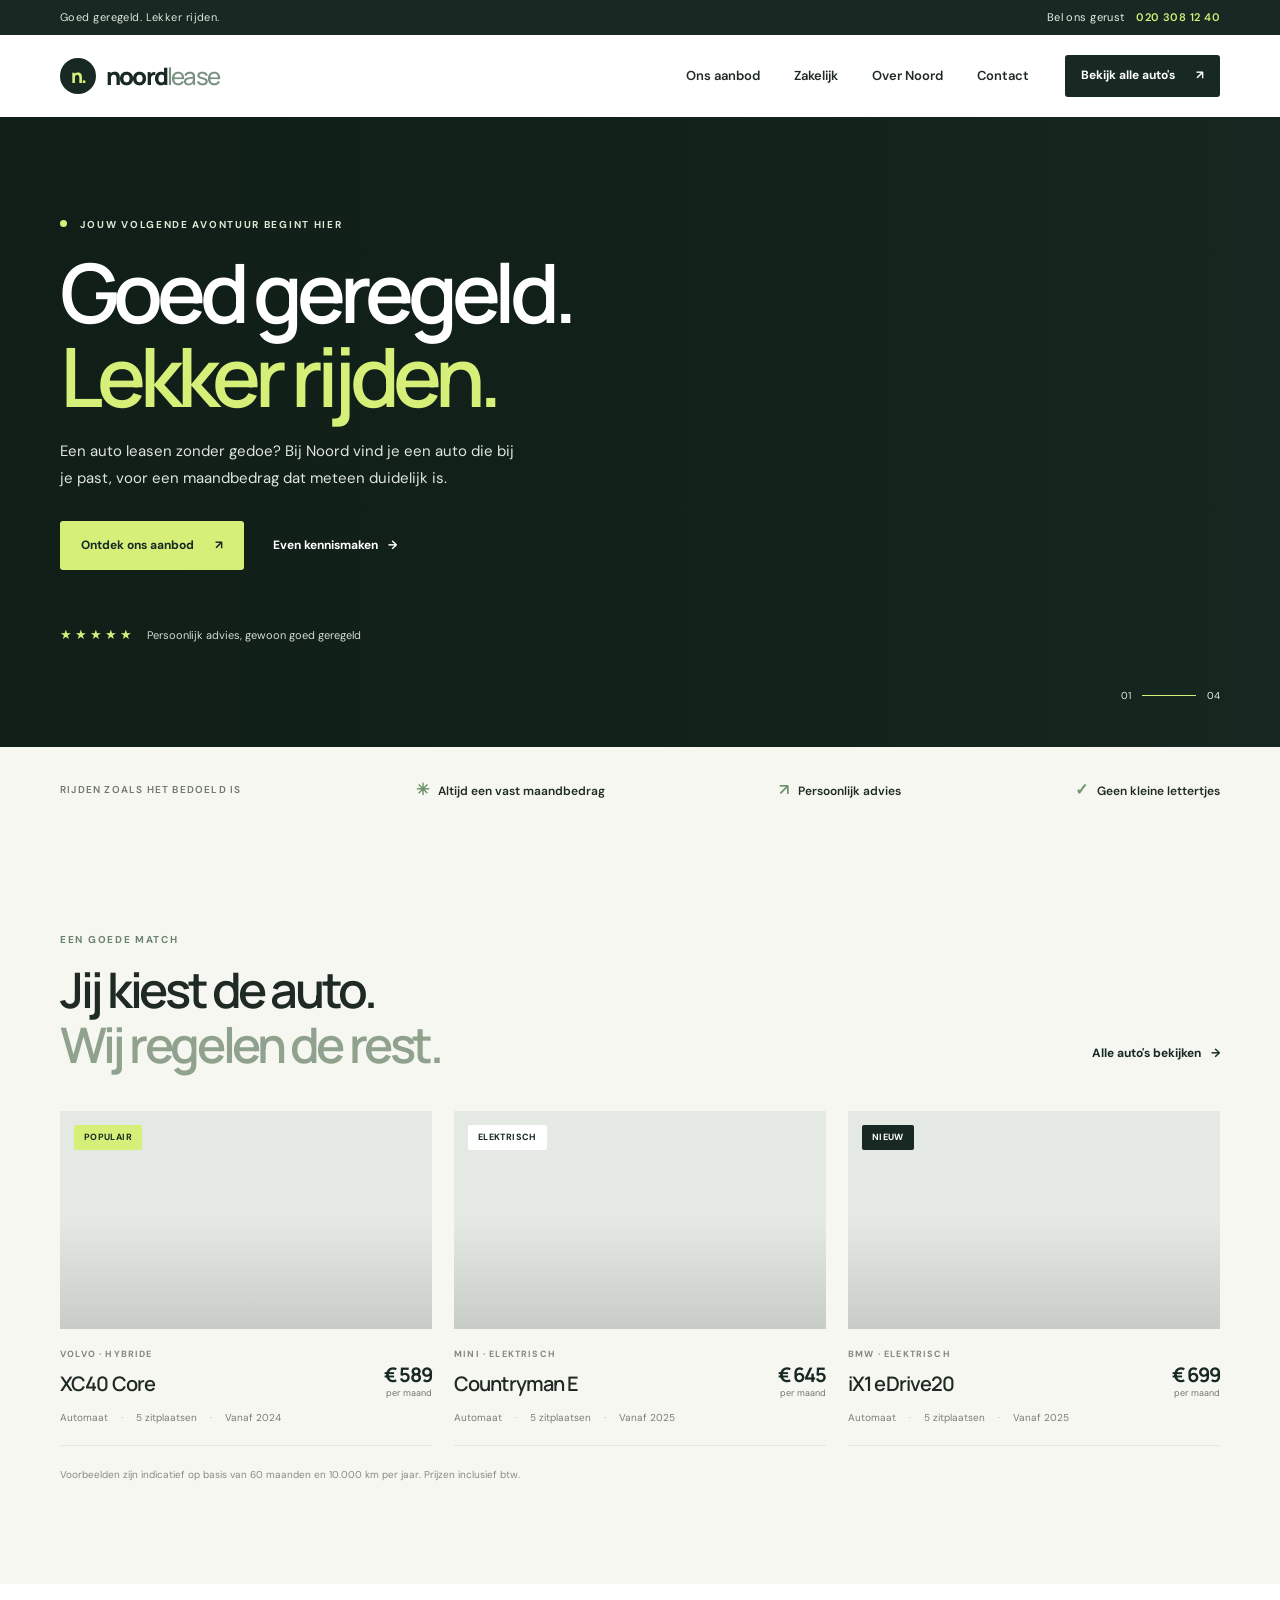
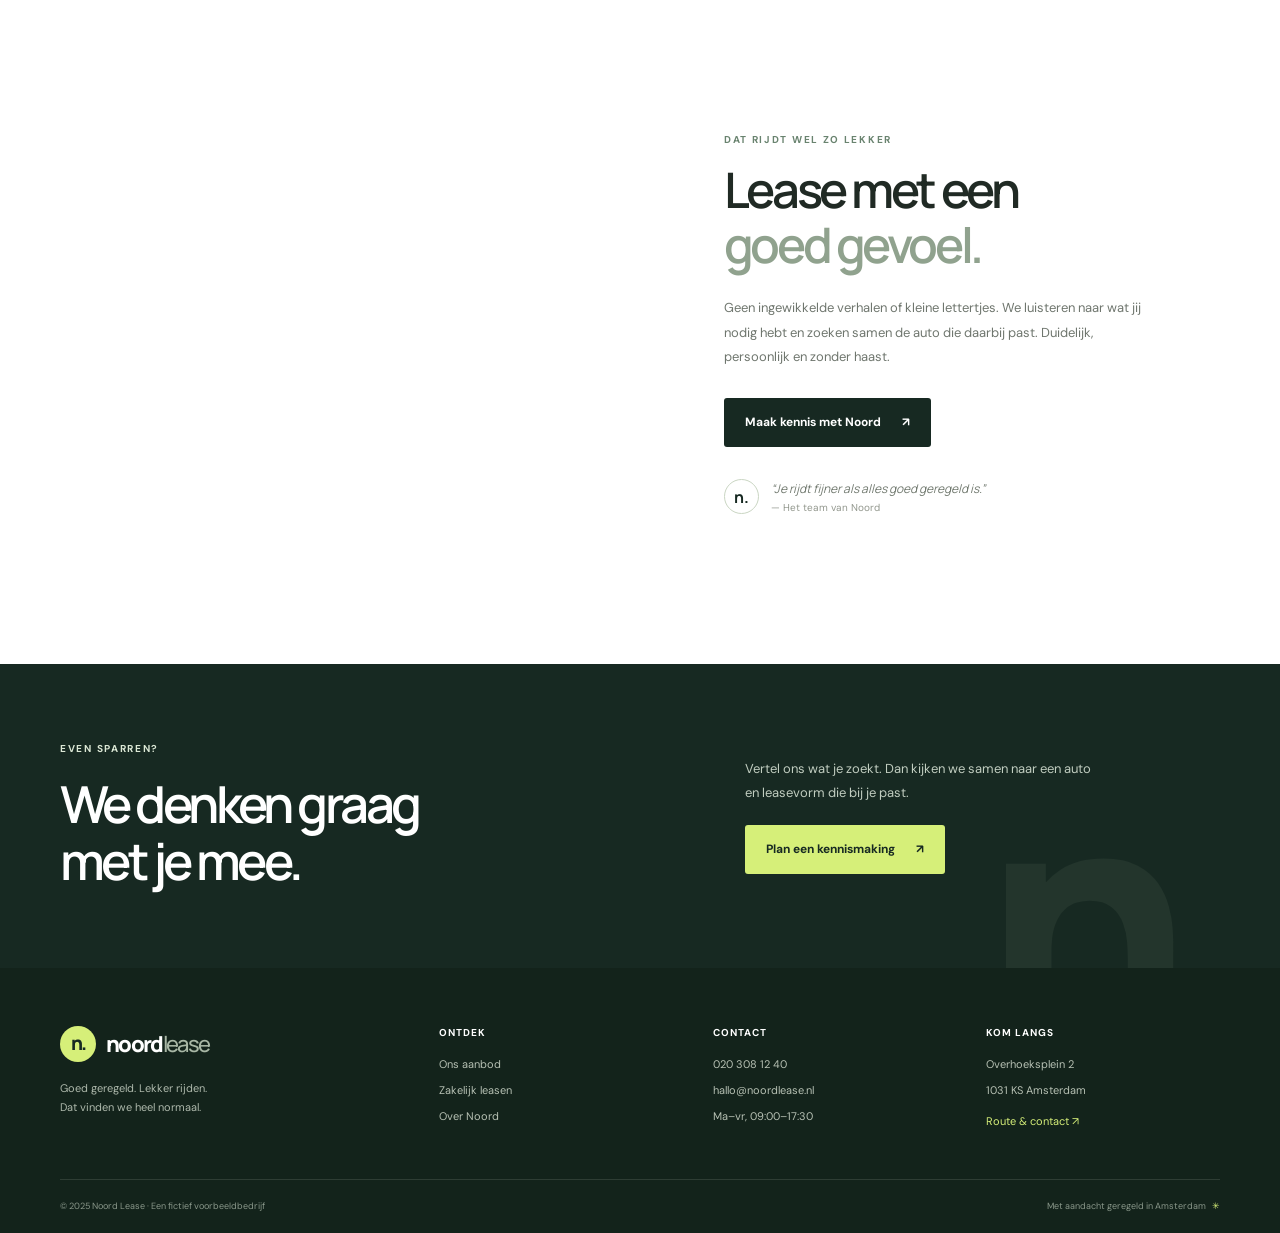
<file: index.html>
<!doctype html>
<html lang="nl">
<head>
  <meta charset="utf-8">
  <meta name="viewport" content="width=device-width, initial-scale=1">
  <meta name="theme-color" content="#172922">
  <meta name="description" content="Lease zorgeloos jouw volgende auto bij Noord. Persoonlijk advies, heldere maandprijzen en rijden zonder verrassingen.">
  <title>Noord Lease — Goed geregeld. Lekker rijden.</title>
  <link rel="preconnect" href="https://fonts.googleapis.com">
  <link rel="preconnect" href="https://fonts.gstatic.com" crossorigin>
  <link href="https://fonts.googleapis.com/css2?family=DM+Sans:wght@400;500;600;700&family=Manrope:wght@400;500;600;700;800&display=swap" rel="stylesheet">
  <link rel="stylesheet" href="styles.css">
  <script src="script.js" defer></script>
</head>
<body>
  <div class="topline"><div class="container topline-inner"><span>Goed geregeld. Lekker rijden.</span><a href="tel:+31203081240">Bel ons gerust <strong>020 308 12 40</strong></a></div></div>
  <header class="site-header"><div class="container header-inner">
    <a class="brand" href="index.html" aria-label="Noord Lease — home"><span class="brand-mark">n.</span><span>noord<span class="brand-light">lease</span></span></a>
    <button class="menu-toggle" type="button" aria-expanded="false" aria-controls="primary-nav" aria-label="Menu openen"><span></span><span></span></button>
    <nav class="primary-nav" id="primary-nav" aria-label="Hoofdnavigatie">
      <a href="aanbod.html">Ons aanbod</a><a href="zakelijk.html">Zakelijk</a><a href="over-ons.html">Over Noord</a><a href="contact.html">Contact</a><a class="button button-dark nav-cta" href="aanbod.html">Bekijk alle auto's <span aria-hidden="true">↗</span></a>
    </nav>
  </div></header>
  <main>
    <section class="hero"><div class="hero-image" role="img" aria-label="Moderne auto op een rustige bosweg"></div><div class="container hero-content">
      <p class="eyebrow eyebrow-light"><span class="eyebrow-dot"></span> Jouw volgende avontuur begint hier</p>
      <h1>Goed geregeld.<br><span>Lekker rijden.</span></h1>
      <p class="hero-copy">Een auto leasen zonder gedoe? Bij Noord vind je een auto die bij je past, voor een maandbedrag dat meteen duidelijk is.</p>
      <div class="hero-actions"><a class="button button-lime" href="aanbod.html">Ontdek ons aanbod <span aria-hidden="true">↗</span></a><a class="text-link text-link-light" href="contact.html">Even kennismaken <span aria-hidden="true">→</span></a></div>
      <div class="hero-note"><span class="note-stars" aria-label="5 uit 5 sterren">★★★★★</span><span>Persoonlijk advies, gewoon goed geregeld</span></div>
    </div><div class="hero-index"><span>01</span><span class="index-line"></span><span>04</span></div></section>
    <section class="trust-strip"><div class="container trust-inner"><p>Rijden zoals het bedoeld is</p><div><span class="trust-icon">✳</span>Altijd een vast maandbedrag</div><div><span class="trust-icon">↗</span>Persoonlijk advies</div><div><span class="trust-icon">✓</span>Geen kleine lettertjes</div></div></section>
    <section class="section section-pale"><div class="container"><div class="section-heading"><div><p class="eyebrow">Een goede match</p><h2>Jij kiest de auto.<br><span>Wij regelen de rest.</span></h2></div><a class="text-link" href="aanbod.html">Alle auto's bekijken <span aria-hidden="true">→</span></a></div>
      <div class="car-grid">
        <article class="car-card"><a class="car-photo photo-volvo" href="aanbod.html" aria-label="Bekijk de Volvo XC40"><span class="tag">Populair</span></a><div class="car-info"><div><p class="car-type">VOLVO · HYBRIDE</p><h3>XC40 Core</h3></div><div class="car-price"><strong>€ 589</strong><span>per maand</span></div></div><div class="car-meta"><span>Automaat</span><span>5 zitplaatsen</span><span>Vanaf 2024</span></div></article>
        <article class="car-card"><a class="car-photo photo-mini" href="aanbod.html" aria-label="Bekijk de MINI Countryman"><span class="tag tag-light">Elektrisch</span></a><div class="car-info"><div><p class="car-type">MINI · ELEKTRISCH</p><h3>Countryman E</h3></div><div class="car-price"><strong>€ 645</strong><span>per maand</span></div></div><div class="car-meta"><span>Automaat</span><span>5 zitplaatsen</span><span>Vanaf 2025</span></div></article>
        <article class="car-card"><a class="car-photo photo-bmw" href="aanbod.html" aria-label="Bekijk de BMW iX1"><span class="tag tag-dark">Nieuw</span></a><div class="car-info"><div><p class="car-type">BMW · ELEKTRISCH</p><h3>iX1 eDrive20</h3></div><div class="car-price"><strong>€ 699</strong><span>per maand</span></div></div><div class="car-meta"><span>Automaat</span><span>5 zitplaatsen</span><span>Vanaf 2025</span></div></article>
      </div>
      <p class="price-note">Voorbeelden zijn indicatief op basis van 60 maanden en 10.000 km per jaar. Prijzen inclusief btw.</p>
    </div></section>
    <section class="section"><div class="container split-section"><div class="story-image image-road" role="img" aria-label="Auto rijdt door het groen"></div><div class="story-content"><p class="eyebrow">Dat rijdt wel zo lekker</p><h2>Lease met een<br><span>goed gevoel.</span></h2><p>Geen ingewikkelde verhalen of kleine lettertjes. We luisteren naar wat jij nodig hebt en zoeken samen de auto die daarbij past. Duidelijk, persoonlijk en zonder haast.</p><a class="button button-dark" href="over-ons.html">Maak kennis met Noord <span aria-hidden="true">↗</span></a><div class="signature"><span class="signature-mark">n.</span><span>“Je rijdt fijner als alles goed geregeld is.”<small>— Het team van Noord</small></span></div></div></div></section>
    <section class="cta-band"><div class="container cta-inner"><div><p class="eyebrow eyebrow-light">Even sparren?</p><h2>We denken graag<br>met je mee.</h2></div><div class="cta-right"><p>Vertel ons wat je zoekt. Dan kijken we samen naar een auto en leasevorm die bij je past.</p><a class="button button-lime" href="contact.html">Plan een kennismaking <span aria-hidden="true">↗</span></a></div><span class="cta-decoration">n.</span></div></section>
  </main>
  <footer class="site-footer"><div class="container footer-main"><div class="footer-about"><a class="brand brand-footer" href="index.html"><span class="brand-mark">n.</span><span>noord<span class="brand-light">lease</span></span></a><p>Goed geregeld. Lekker rijden.<br>Dat vinden we heel normaal.</p></div><div class="footer-column"><h2>Ontdek</h2><a href="aanbod.html">Ons aanbod</a><a href="zakelijk.html">Zakelijk leasen</a><a href="over-ons.html">Over Noord</a></div><div class="footer-column"><h2>Contact</h2><a href="tel:+31203081240">020 308 12 40</a><a href="mailto:hallo@noordlease.nl">hallo@noordlease.nl</a><span>Ma–vr, 09:00–17:30</span></div><div class="footer-column footer-address"><h2>Kom langs</h2><span>Overhoeksplein 2</span><span>1031 KS Amsterdam</span><a href="contact.html">Route & contact <span aria-hidden="true">↗</span></a></div></div><div class="container footer-bottom"><span>© 2025 Noord Lease · Een fictief voorbeeldbedrijf</span><span>Met aandacht geregeld in Amsterdam <span class="footer-spark">✳</span></span></div></footer>
</body>
</html>
</file>
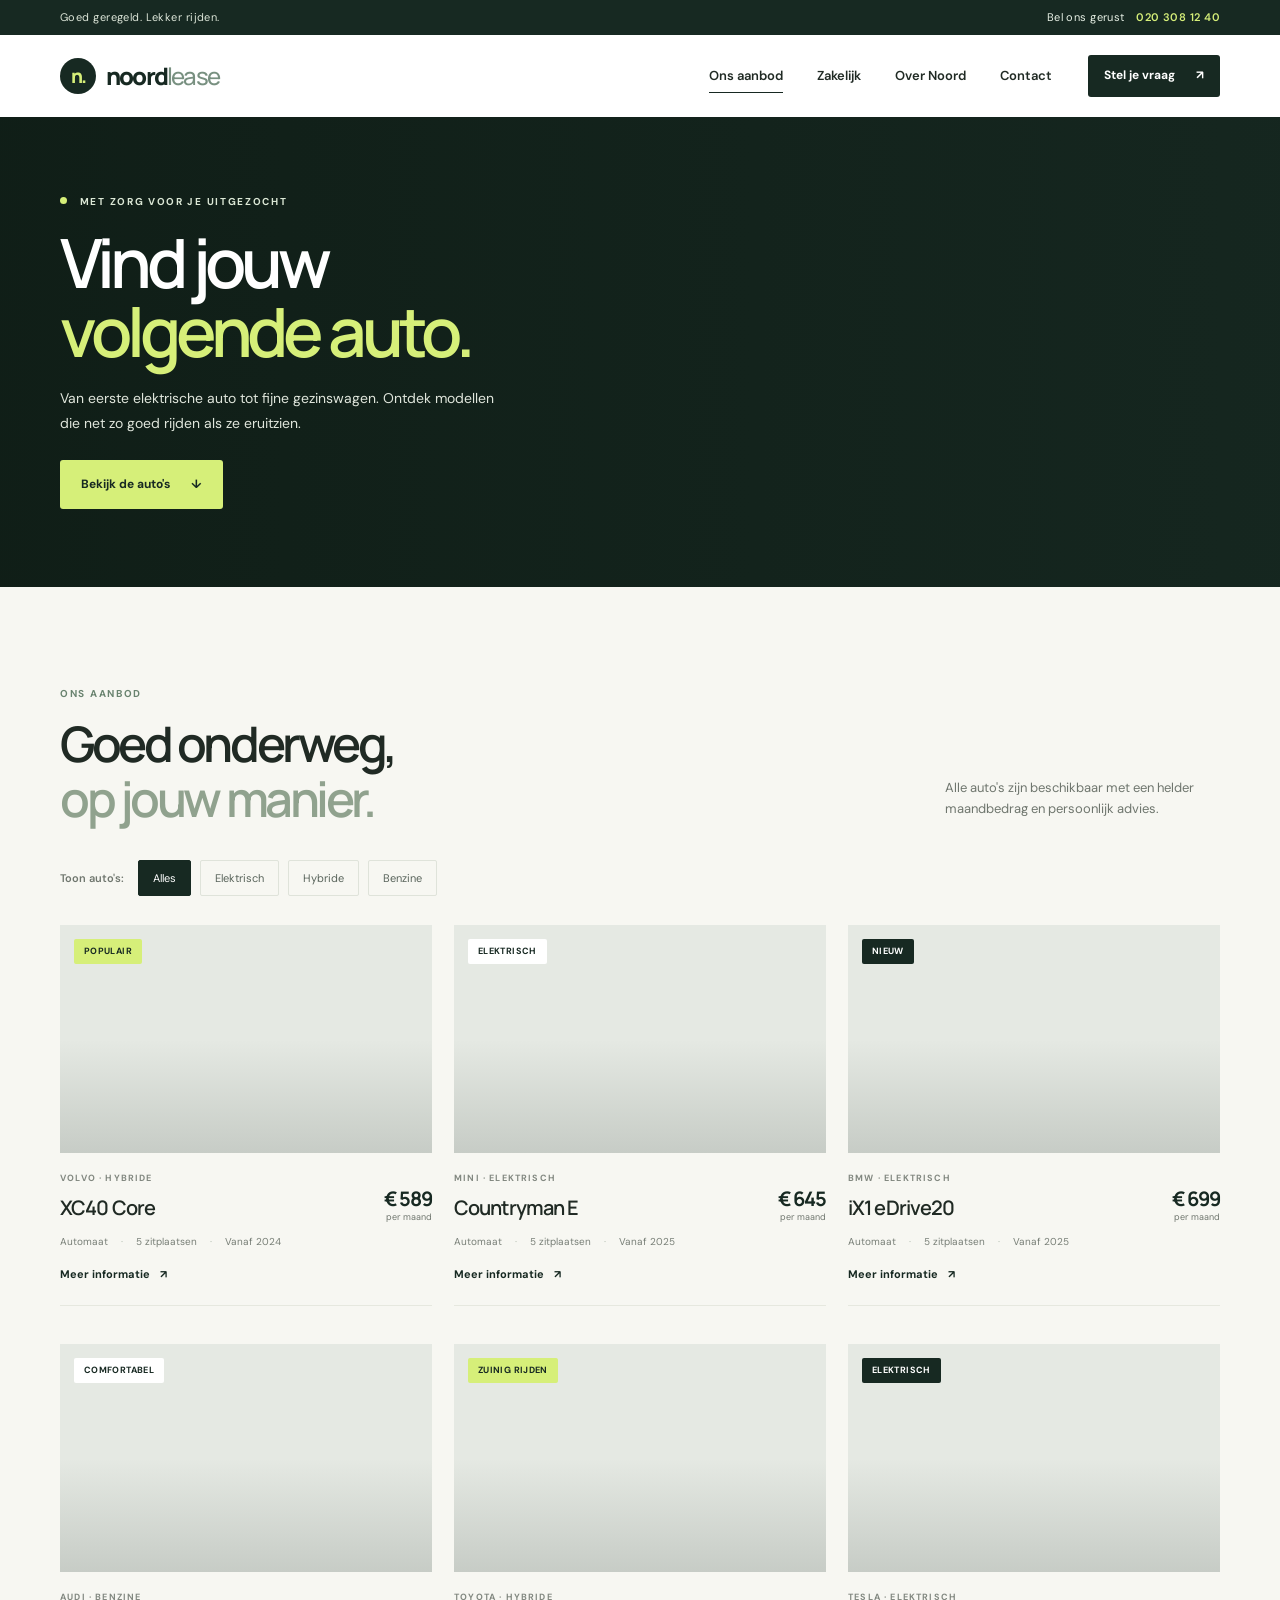
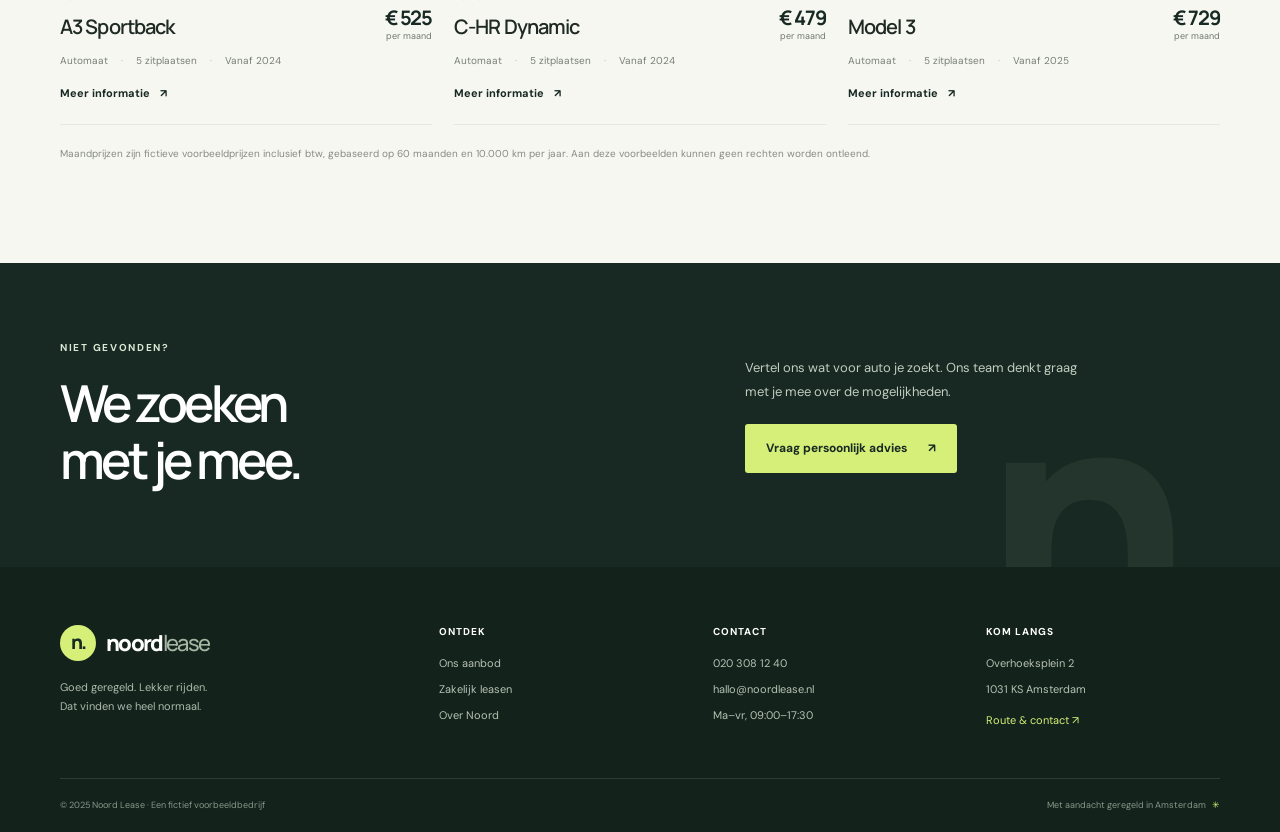
<file: aanbod.html>
<!doctype html>
<html lang="nl">
<head>
  <meta charset="utf-8"><meta name="viewport" content="width=device-width, initial-scale=1"><meta name="theme-color" content="#172922">
  <meta name="description" content="Bekijk het leaseaanbod van Noord Lease. Van compacte stadsauto tot elektrische SUV: kies wat bij je past.">
  <title>Ons aanbod — Noord Lease</title>
  <link rel="preconnect" href="https://fonts.googleapis.com"><link rel="preconnect" href="https://fonts.gstatic.com" crossorigin><link href="https://fonts.googleapis.com/css2?family=DM+Sans:wght@400;500;600;700&family=Manrope:wght@400;500;600;700;800&display=swap" rel="stylesheet">
  <link rel="stylesheet" href="styles.css"><script src="script.js" defer></script>
</head>
<body>
  <div class="topline"><div class="container topline-inner"><span>Goed geregeld. Lekker rijden.</span><a href="tel:+31203081240">Bel ons gerust <strong>020 308 12 40</strong></a></div></div>
  <header class="site-header"><div class="container header-inner"><a class="brand" href="index.html" aria-label="Noord Lease — home"><span class="brand-mark">n.</span><span>noord<span class="brand-light">lease</span></span></a><button class="menu-toggle" type="button" aria-expanded="false" aria-controls="primary-nav" aria-label="Menu openen"><span></span><span></span></button><nav class="primary-nav" id="primary-nav" aria-label="Hoofdnavigatie"><a href="aanbod.html" aria-current="page">Ons aanbod</a><a href="zakelijk.html">Zakelijk</a><a href="over-ons.html">Over Noord</a><a href="contact.html">Contact</a><a class="button button-dark nav-cta" href="contact.html">Stel je vraag <span aria-hidden="true">↗</span></a></nav></div></header>
  <main>
    <section class="page-hero page-hero-offer"><div class="container page-hero-content"><p class="eyebrow eyebrow-light"><span class="eyebrow-dot"></span> Met zorg voor je uitgezocht</p><h1>Vind jouw<br><span>volgende auto.</span></h1><p>Van eerste elektrische auto tot fijne gezinswagen. Ontdek modellen die net zo goed rijden als ze eruitzien.</p><a class="button button-lime" href="#autos">Bekijk de auto's <span aria-hidden="true">↓</span></a></div></section>
    <section class="section section-pale" id="autos"><div class="container"><div class="section-heading"><div><p class="eyebrow">Ons aanbod</p><h2>Goed onderweg,<br><span>op jouw manier.</span></h2></div><p class="heading-aside">Alle auto's zijn beschikbaar met een helder maandbedrag en persoonlijk advies.</p></div>
      <div class="filter-row" role="group" aria-label="Filter auto's op aandrijving"><span>Toon auto's:</span><button class="filter-button is-active" type="button" data-filter="all" aria-pressed="true">Alles</button><button class="filter-button" type="button" data-filter="elektrisch" aria-pressed="false">Elektrisch</button><button class="filter-button" type="button" data-filter="hybride" aria-pressed="false">Hybride</button><button class="filter-button" type="button" data-filter="benzine" aria-pressed="false">Benzine</button></div>
      <div class="car-grid offer-grid">
        <article class="car-card" data-fuel="hybride"><a class="car-photo photo-volvo" href="contact.html?auto=Volvo%20XC40" aria-label="Vraag naar de Volvo XC40"><span class="tag">Populair</span></a><div class="car-info"><div><p class="car-type">VOLVO · HYBRIDE</p><h3>XC40 Core</h3></div><div class="car-price"><strong>€ 589</strong><span>per maand</span></div></div><div class="car-meta"><span>Automaat</span><span>5 zitplaatsen</span><span>Vanaf 2024</span></div><a class="card-link" href="contact.html?auto=Volvo%20XC40">Meer informatie <span aria-hidden="true">↗</span></a></article>
        <article class="car-card" data-fuel="elektrisch"><a class="car-photo photo-mini" href="contact.html?auto=MINI%20Countryman" aria-label="Vraag naar de MINI Countryman"><span class="tag tag-light">Elektrisch</span></a><div class="car-info"><div><p class="car-type">MINI · ELEKTRISCH</p><h3>Countryman E</h3></div><div class="car-price"><strong>€ 645</strong><span>per maand</span></div></div><div class="car-meta"><span>Automaat</span><span>5 zitplaatsen</span><span>Vanaf 2025</span></div><a class="card-link" href="contact.html?auto=MINI%20Countryman">Meer informatie <span aria-hidden="true">↗</span></a></article>
        <article class="car-card" data-fuel="elektrisch"><a class="car-photo photo-bmw" href="contact.html?auto=BMW%20iX1" aria-label="Vraag naar de BMW iX1"><span class="tag tag-dark">Nieuw</span></a><div class="car-info"><div><p class="car-type">BMW · ELEKTRISCH</p><h3>iX1 eDrive20</h3></div><div class="car-price"><strong>€ 699</strong><span>per maand</span></div></div><div class="car-meta"><span>Automaat</span><span>5 zitplaatsen</span><span>Vanaf 2025</span></div><a class="card-link" href="contact.html?auto=BMW%20iX1">Meer informatie <span aria-hidden="true">↗</span></a></article>
        <article class="car-card" data-fuel="benzine"><a class="car-photo photo-audi" href="contact.html?auto=Audi%20A3" aria-label="Vraag naar de Audi A3"><span class="tag tag-light">Comfortabel</span></a><div class="car-info"><div><p class="car-type">AUDI · BENZINE</p><h3>A3 Sportback</h3></div><div class="car-price"><strong>€ 525</strong><span>per maand</span></div></div><div class="car-meta"><span>Automaat</span><span>5 zitplaatsen</span><span>Vanaf 2024</span></div><a class="card-link" href="contact.html?auto=Audi%20A3">Meer informatie <span aria-hidden="true">↗</span></a></article>
        <article class="car-card" data-fuel="hybride"><a class="car-photo photo-toyota" href="contact.html?auto=Toyota%20C-HR" aria-label="Vraag naar de Toyota C-HR"><span class="tag">Zuinig rijden</span></a><div class="car-info"><div><p class="car-type">TOYOTA · HYBRIDE</p><h3>C-HR Dynamic</h3></div><div class="car-price"><strong>€ 479</strong><span>per maand</span></div></div><div class="car-meta"><span>Automaat</span><span>5 zitplaatsen</span><span>Vanaf 2024</span></div><a class="card-link" href="contact.html?auto=Toyota%20C-HR">Meer informatie <span aria-hidden="true">↗</span></a></article>
        <article class="car-card" data-fuel="elektrisch"><a class="car-photo photo-tesla" href="contact.html?auto=Tesla%20Model%203" aria-label="Vraag naar de Tesla Model 3"><span class="tag tag-dark">Elektrisch</span></a><div class="car-info"><div><p class="car-type">TESLA · ELEKTRISCH</p><h3>Model 3</h3></div><div class="car-price"><strong>€ 729</strong><span>per maand</span></div></div><div class="car-meta"><span>Automaat</span><span>5 zitplaatsen</span><span>Vanaf 2025</span></div><a class="card-link" href="contact.html?auto=Tesla%20Model%203">Meer informatie <span aria-hidden="true">↗</span></a></article>
      </div><p class="price-note">Maandprijzen zijn fictieve voorbeeldprijzen inclusief btw, gebaseerd op 60 maanden en 10.000 km per jaar. Aan deze voorbeelden kunnen geen rechten worden ontleend.</p>
    </div></section>
    <section class="cta-band"><div class="container cta-inner"><div><p class="eyebrow eyebrow-light">Niet gevonden?</p><h2>We zoeken<br>met je mee.</h2></div><div class="cta-right"><p>Vertel ons wat voor auto je zoekt. Ons team denkt graag met je mee over de mogelijkheden.</p><a class="button button-lime" href="contact.html">Vraag persoonlijk advies <span aria-hidden="true">↗</span></a></div><span class="cta-decoration">n.</span></div></section>
  </main>
  <footer class="site-footer"><div class="container footer-main"><div class="footer-about"><a class="brand brand-footer" href="index.html"><span class="brand-mark">n.</span><span>noord<span class="brand-light">lease</span></span></a><p>Goed geregeld. Lekker rijden.<br>Dat vinden we heel normaal.</p></div><div class="footer-column"><h2>Ontdek</h2><a href="aanbod.html">Ons aanbod</a><a href="zakelijk.html">Zakelijk leasen</a><a href="over-ons.html">Over Noord</a></div><div class="footer-column"><h2>Contact</h2><a href="tel:+31203081240">020 308 12 40</a><a href="mailto:hallo@noordlease.nl">hallo@noordlease.nl</a><span>Ma–vr, 09:00–17:30</span></div><div class="footer-column footer-address"><h2>Kom langs</h2><span>Overhoeksplein 2</span><span>1031 KS Amsterdam</span><a href="contact.html">Route & contact <span aria-hidden="true">↗</span></a></div></div><div class="container footer-bottom"><span>© 2025 Noord Lease · Een fictief voorbeeldbedrijf</span><span>Met aandacht geregeld in Amsterdam <span class="footer-spark">✳</span></span></div></footer>
</body>
</html>
</file>
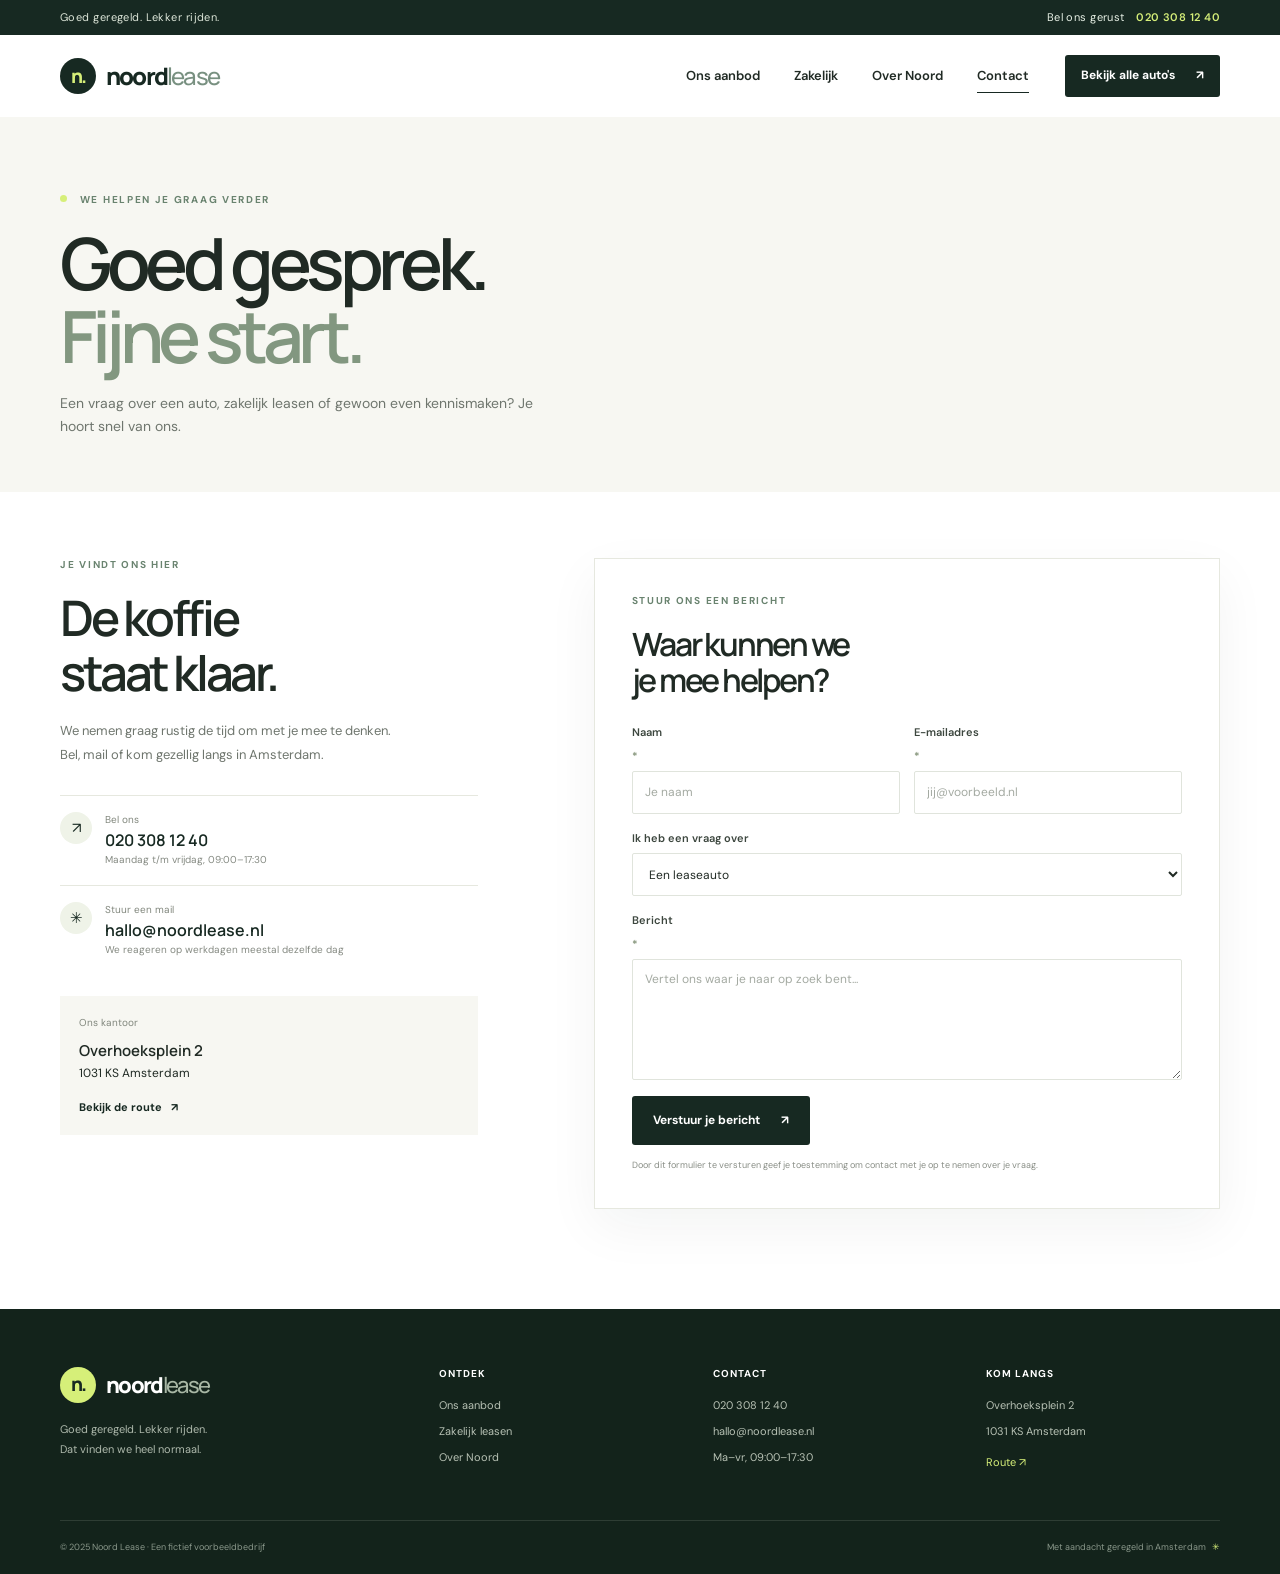
<file: contact.html>
<!doctype html>
<html lang="nl">
<head>
  <meta charset="utf-8"><meta name="viewport" content="width=device-width, initial-scale=1"><meta name="theme-color" content="#172922">
  <meta name="description" content="Neem contact op met Noord Lease. We denken graag met je mee over een leaseauto voor privé of zakelijk gebruik.">
  <title>Contact — Noord Lease</title>
  <link rel="preconnect" href="https://fonts.googleapis.com"><link rel="preconnect" href="https://fonts.gstatic.com" crossorigin><link href="https://fonts.googleapis.com/css2?family=DM+Sans:wght@400;500;600;700&family=Manrope:wght@400;500;600;700;800&display=swap" rel="stylesheet">
  <link rel="stylesheet" href="styles.css"><script src="script.js" defer></script>
</head>
<body>
  <div class="topline"><div class="container topline-inner"><span>Goed geregeld. Lekker rijden.</span><a href="tel:+31203081240">Bel ons gerust <strong>020 308 12 40</strong></a></div></div>
  <header class="site-header"><div class="container header-inner"><a class="brand" href="index.html" aria-label="Noord Lease — home"><span class="brand-mark">n.</span><span>noord<span class="brand-light">lease</span></span></a><button class="menu-toggle" type="button" aria-expanded="false" aria-controls="primary-nav" aria-label="Menu openen"><span></span><span></span></button><nav class="primary-nav" id="primary-nav" aria-label="Hoofdnavigatie"><a href="aanbod.html">Ons aanbod</a><a href="zakelijk.html">Zakelijk</a><a href="over-ons.html">Over Noord</a><a href="contact.html" aria-current="page">Contact</a><a class="button button-dark nav-cta" href="aanbod.html">Bekijk alle auto's <span aria-hidden="true">↗</span></a></nav></div></header>
  <main>
    <section class="contact-hero"><div class="container"><p class="eyebrow"><span class="eyebrow-dot"></span> We helpen je graag verder</p><h1>Goed gesprek.<br><span>Fijne start.</span></h1><p>Een vraag over een auto, zakelijk leasen of gewoon even kennismaken? Je hoort snel van ons.</p></div></section>
    <section class="section contact-section"><div class="container contact-layout"><div class="contact-details"><p class="eyebrow">Je vindt ons hier</p><h2>De koffie<br>staat klaar.</h2><p>We nemen graag rustig de tijd om met je mee te denken. Bel, mail of kom gezellig langs in Amsterdam.</p><div class="contact-method"><span class="method-icon">↗</span><div><span>Bel ons</span><a href="tel:+31203081240">020 308 12 40</a><small>Maandag t/m vrijdag, 09:00–17:30</small></div></div><div class="contact-method"><span class="method-icon">✳</span><div><span>Stuur een mail</span><a href="mailto:hallo@noordlease.nl">hallo@noordlease.nl</a><small>We reageren op werkdagen meestal dezelfde dag</small></div></div><div class="address-card"><span>Ons kantoor</span><strong>Overhoeksplein 2</strong><span>1031 KS Amsterdam</span><a href="https://maps.google.com/?q=Overhoeksplein+2+Amsterdam" target="_blank" rel="noreferrer">Bekijk de route <span aria-hidden="true">↗</span></a></div></div>
      <div class="form-card"><p class="eyebrow">Stuur ons een bericht</p><h2>Waar kunnen we<br>je mee helpen?</h2><form id="contact-form"><div class="form-row"><label>Naam <span>*</span><input name="name" autocomplete="name" required placeholder="Je naam"></label><label>E-mailadres <span>*</span><input name="email" type="email" autocomplete="email" required placeholder="jij@voorbeeld.nl"></label></div><label>Ik heb een vraag over<select name="topic"><option value="Een leaseauto">Een leaseauto</option><option value="Zakelijk leasen">Zakelijk leasen</option><option value="Een proefrit">Een proefrit</option><option value="Iets anders">Iets anders</option></select></label><label>Bericht <span>*</span><textarea name="message" rows="5" required placeholder="Vertel ons waar je naar op zoek bent..."></textarea></label><button class="button button-dark form-submit" type="submit">Verstuur je bericht <span aria-hidden="true">↗</span></button><p class="form-note">Door dit formulier te versturen geef je toestemming om contact met je op te nemen over je vraag.</p><div class="form-feedback" id="form-feedback" role="status" aria-live="polite"></div></form></div>
    </div></section>
  </main>
  <footer class="site-footer"><div class="container footer-main"><div class="footer-about"><a class="brand brand-footer" href="index.html"><span class="brand-mark">n.</span><span>noord<span class="brand-light">lease</span></span></a><p>Goed geregeld. Lekker rijden.<br>Dat vinden we heel normaal.</p></div><div class="footer-column"><h2>Ontdek</h2><a href="aanbod.html">Ons aanbod</a><a href="zakelijk.html">Zakelijk leasen</a><a href="over-ons.html">Over Noord</a></div><div class="footer-column"><h2>Contact</h2><a href="tel:+31203081240">020 308 12 40</a><a href="mailto:hallo@noordlease.nl">hallo@noordlease.nl</a><span>Ma–vr, 09:00–17:30</span></div><div class="footer-column footer-address"><h2>Kom langs</h2><span>Overhoeksplein 2</span><span>1031 KS Amsterdam</span><a href="https://maps.google.com/?q=Overhoeksplein+2+Amsterdam" target="_blank" rel="noreferrer">Route <span aria-hidden="true">↗</span></a></div></div><div class="container footer-bottom"><span>© 2025 Noord Lease · Een fictief voorbeeldbedrijf</span><span>Met aandacht geregeld in Amsterdam <span class="footer-spark">✳</span></span></div></footer>
</body>
</html>
</file>
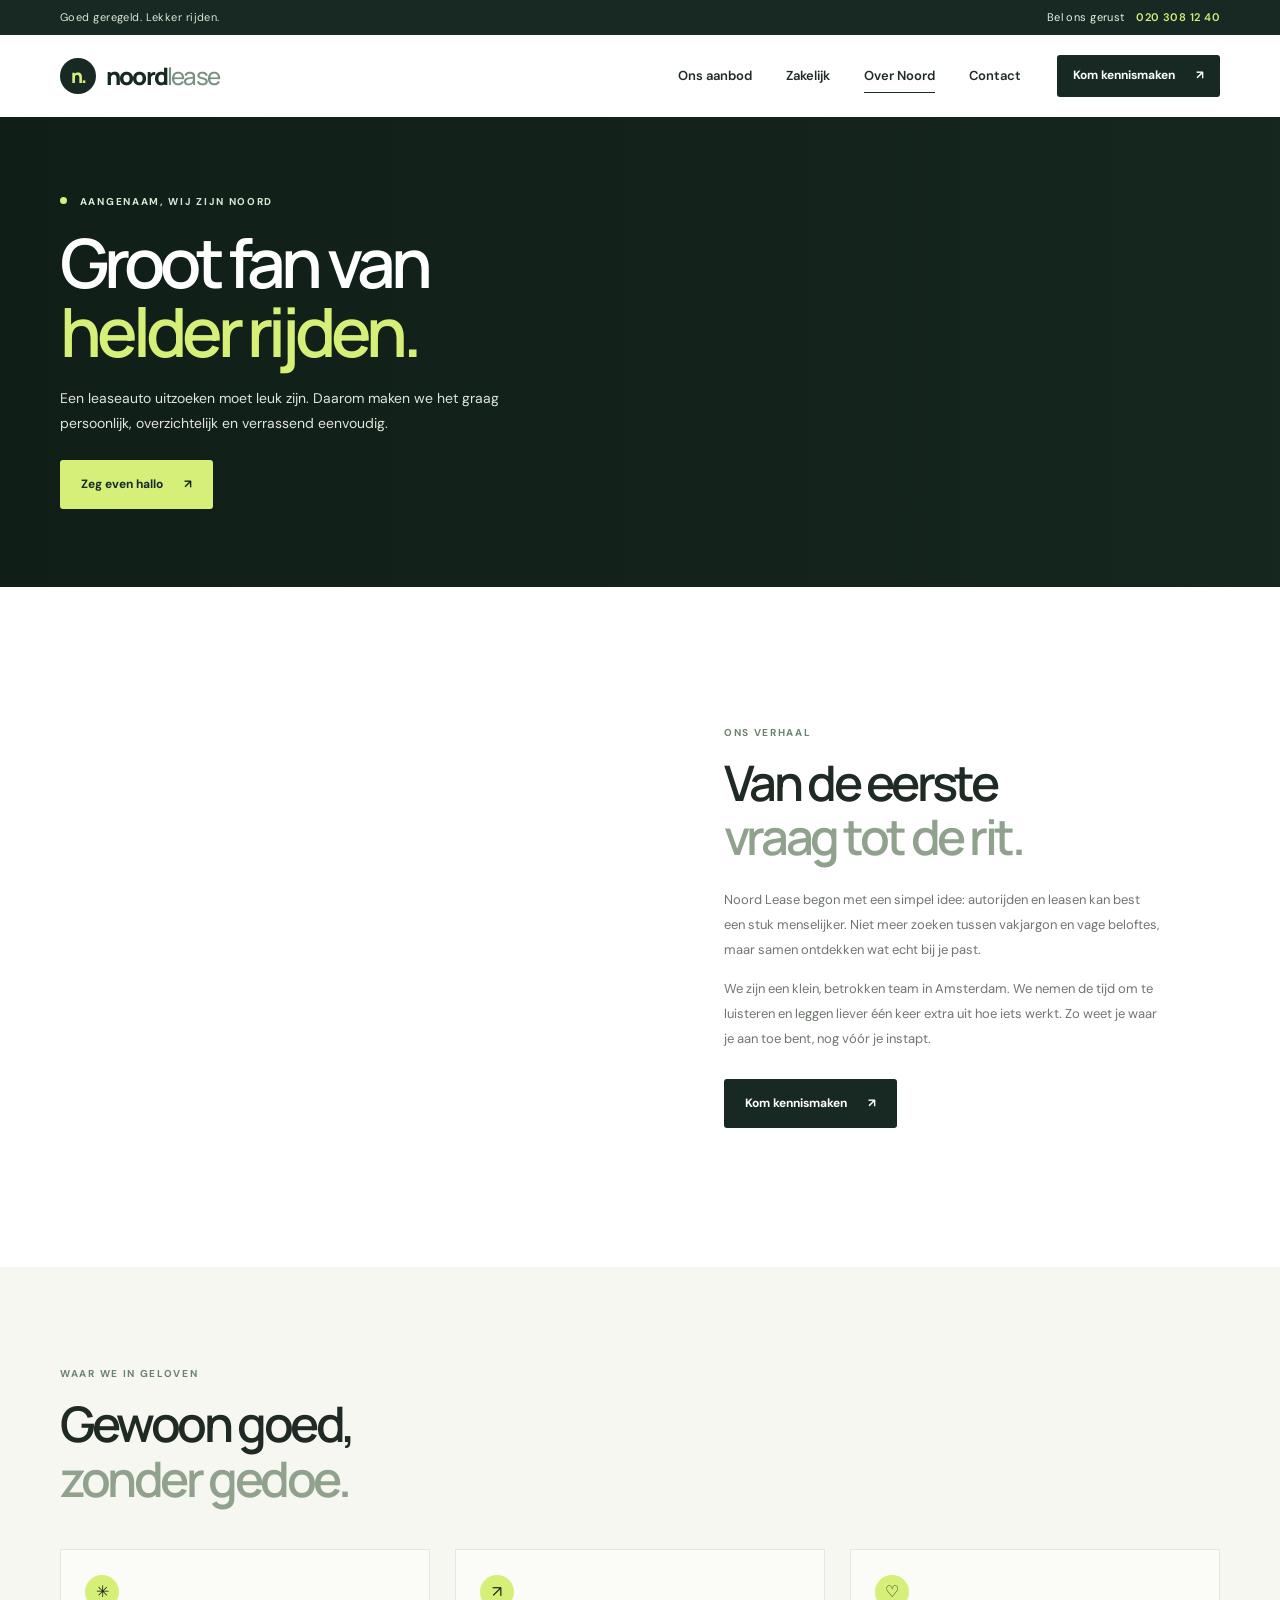
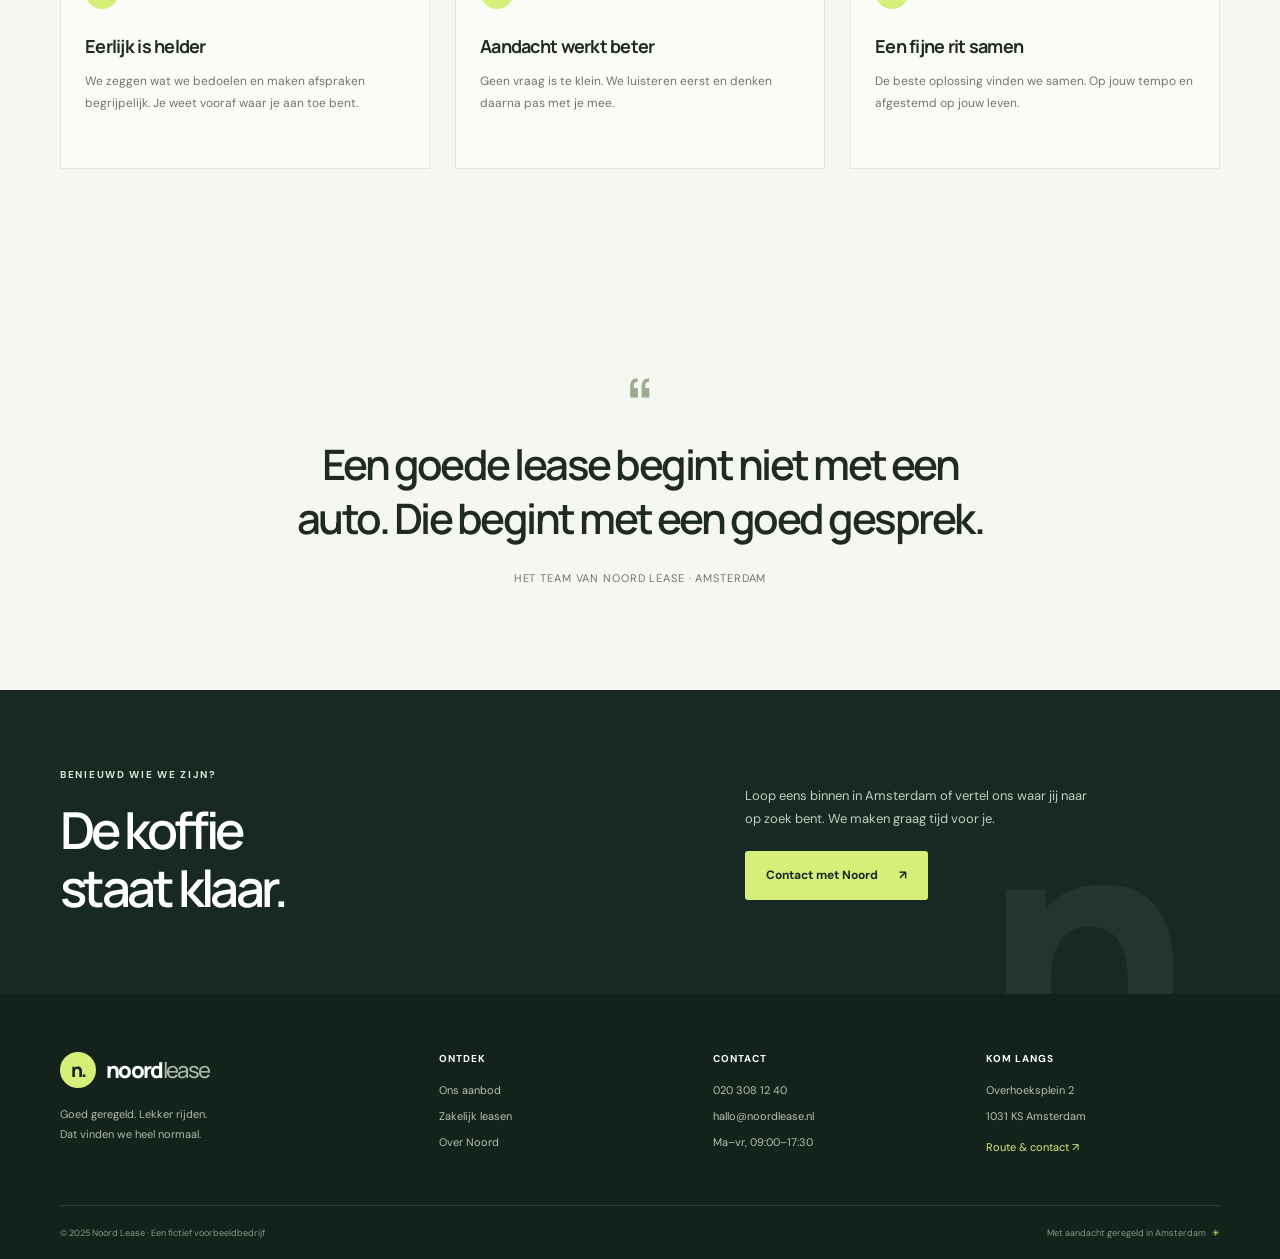
<file: over-ons.html>
<!doctype html>
<html lang="nl">
<head>
  <meta charset="utf-8"><meta name="viewport" content="width=device-width, initial-scale=1"><meta name="theme-color" content="#172922">
  <meta name="description" content="Maak kennis met Noord Lease: een fictief Amsterdams leasebedrijf waar persoonlijk advies en heldere afspraken vooropstaan.">
  <title>Over Noord — Noord Lease</title>
  <link rel="preconnect" href="https://fonts.googleapis.com"><link rel="preconnect" href="https://fonts.gstatic.com" crossorigin><link href="https://fonts.googleapis.com/css2?family=DM+Sans:wght@400;500;600;700&family=Manrope:wght@400;500;600;700;800&display=swap" rel="stylesheet">
  <link rel="stylesheet" href="styles.css"><script src="script.js" defer></script>
</head>
<body>
  <div class="topline"><div class="container topline-inner"><span>Goed geregeld. Lekker rijden.</span><a href="tel:+31203081240">Bel ons gerust <strong>020 308 12 40</strong></a></div></div>
  <header class="site-header"><div class="container header-inner"><a class="brand" href="index.html" aria-label="Noord Lease — home"><span class="brand-mark">n.</span><span>noord<span class="brand-light">lease</span></span></a><button class="menu-toggle" type="button" aria-expanded="false" aria-controls="primary-nav" aria-label="Menu openen"><span></span><span></span></button><nav class="primary-nav" id="primary-nav" aria-label="Hoofdnavigatie"><a href="aanbod.html">Ons aanbod</a><a href="zakelijk.html">Zakelijk</a><a href="over-ons.html" aria-current="page">Over Noord</a><a href="contact.html">Contact</a><a class="button button-dark nav-cta" href="contact.html">Kom kennismaken <span aria-hidden="true">↗</span></a></nav></div></header>
  <main>
    <section class="page-hero page-hero-about"><div class="container page-hero-content"><p class="eyebrow eyebrow-light"><span class="eyebrow-dot"></span> Aangenaam, wij zijn Noord</p><h1>Groot fan van<br><span>helder rijden.</span></h1><p>Een leaseauto uitzoeken moet leuk zijn. Daarom maken we het graag persoonlijk, overzichtelijk en verrassend eenvoudig.</p><a class="button button-lime" href="contact.html">Zeg even hallo <span aria-hidden="true">↗</span></a></div></section>
    <section class="section"><div class="container split-section"><div class="story-image image-team" role="img" aria-label="Een zonnige straat in Amsterdam"></div><div class="story-content"><p class="eyebrow">Ons verhaal</p><h2>Van de eerste<br><span>vraag tot de rit.</span></h2><p>Noord Lease begon met een simpel idee: autorijden en leasen kan best een stuk menselijker. Niet meer zoeken tussen vakjargon en vage beloftes, maar samen ontdekken wat echt bij je past.</p><p>We zijn een klein, betrokken team in Amsterdam. We nemen de tijd om te luisteren en leggen liever één keer extra uit hoe iets werkt. Zo weet je waar je aan toe bent, nog vóór je instapt.</p><a class="button button-dark" href="contact.html">Kom kennismaken <span aria-hidden="true">↗</span></a></div></div></section>
    <section class="section section-pale"><div class="container"><div class="section-heading"><div><p class="eyebrow">Waar we in geloven</p><h2>Gewoon goed,<br><span>zonder gedoe.</span></h2></div></div><div class="values-grid"><article class="value-card"><span class="value-icon">✳</span><h3>Eerlijk is helder</h3><p>We zeggen wat we bedoelen en maken afspraken begrijpelijk. Je weet vooraf waar je aan toe bent.</p></article><article class="value-card"><span class="value-icon">↗</span><h3>Aandacht werkt beter</h3><p>Geen vraag is te klein. We luisteren eerst en denken daarna pas met je mee.</p></article><article class="value-card"><span class="value-icon">♡</span><h3>Een fijne rit samen</h3><p>De beste oplossing vinden we samen. Op jouw tempo en afgestemd op jouw leven.</p></article></div></div></section>
    <section class="section quote-section"><div class="container quote-inner"><span class="quote-mark">“</span><blockquote>Een goede lease begint niet met een auto. Die begint met een goed gesprek.</blockquote><span class="quote-attribution">Het team van Noord Lease · Amsterdam</span></div></section>
    <section class="cta-band"><div class="container cta-inner"><div><p class="eyebrow eyebrow-light">Benieuwd wie we zijn?</p><h2>De koffie<br>staat klaar.</h2></div><div class="cta-right"><p>Loop eens binnen in Amsterdam of vertel ons waar jij naar op zoek bent. We maken graag tijd voor je.</p><a class="button button-lime" href="contact.html">Contact met Noord <span aria-hidden="true">↗</span></a></div><span class="cta-decoration">n.</span></div></section>
  </main>
  <footer class="site-footer"><div class="container footer-main"><div class="footer-about"><a class="brand brand-footer" href="index.html"><span class="brand-mark">n.</span><span>noord<span class="brand-light">lease</span></span></a><p>Goed geregeld. Lekker rijden.<br>Dat vinden we heel normaal.</p></div><div class="footer-column"><h2>Ontdek</h2><a href="aanbod.html">Ons aanbod</a><a href="zakelijk.html">Zakelijk leasen</a><a href="over-ons.html">Over Noord</a></div><div class="footer-column"><h2>Contact</h2><a href="tel:+31203081240">020 308 12 40</a><a href="mailto:hallo@noordlease.nl">hallo@noordlease.nl</a><span>Ma–vr, 09:00–17:30</span></div><div class="footer-column footer-address"><h2>Kom langs</h2><span>Overhoeksplein 2</span><span>1031 KS Amsterdam</span><a href="contact.html">Route & contact <span aria-hidden="true">↗</span></a></div></div><div class="container footer-bottom"><span>© 2025 Noord Lease · Een fictief voorbeeldbedrijf</span><span>Met aandacht geregeld in Amsterdam <span class="footer-spark">✳</span></span></div></footer>
</body>
</html>
</file>
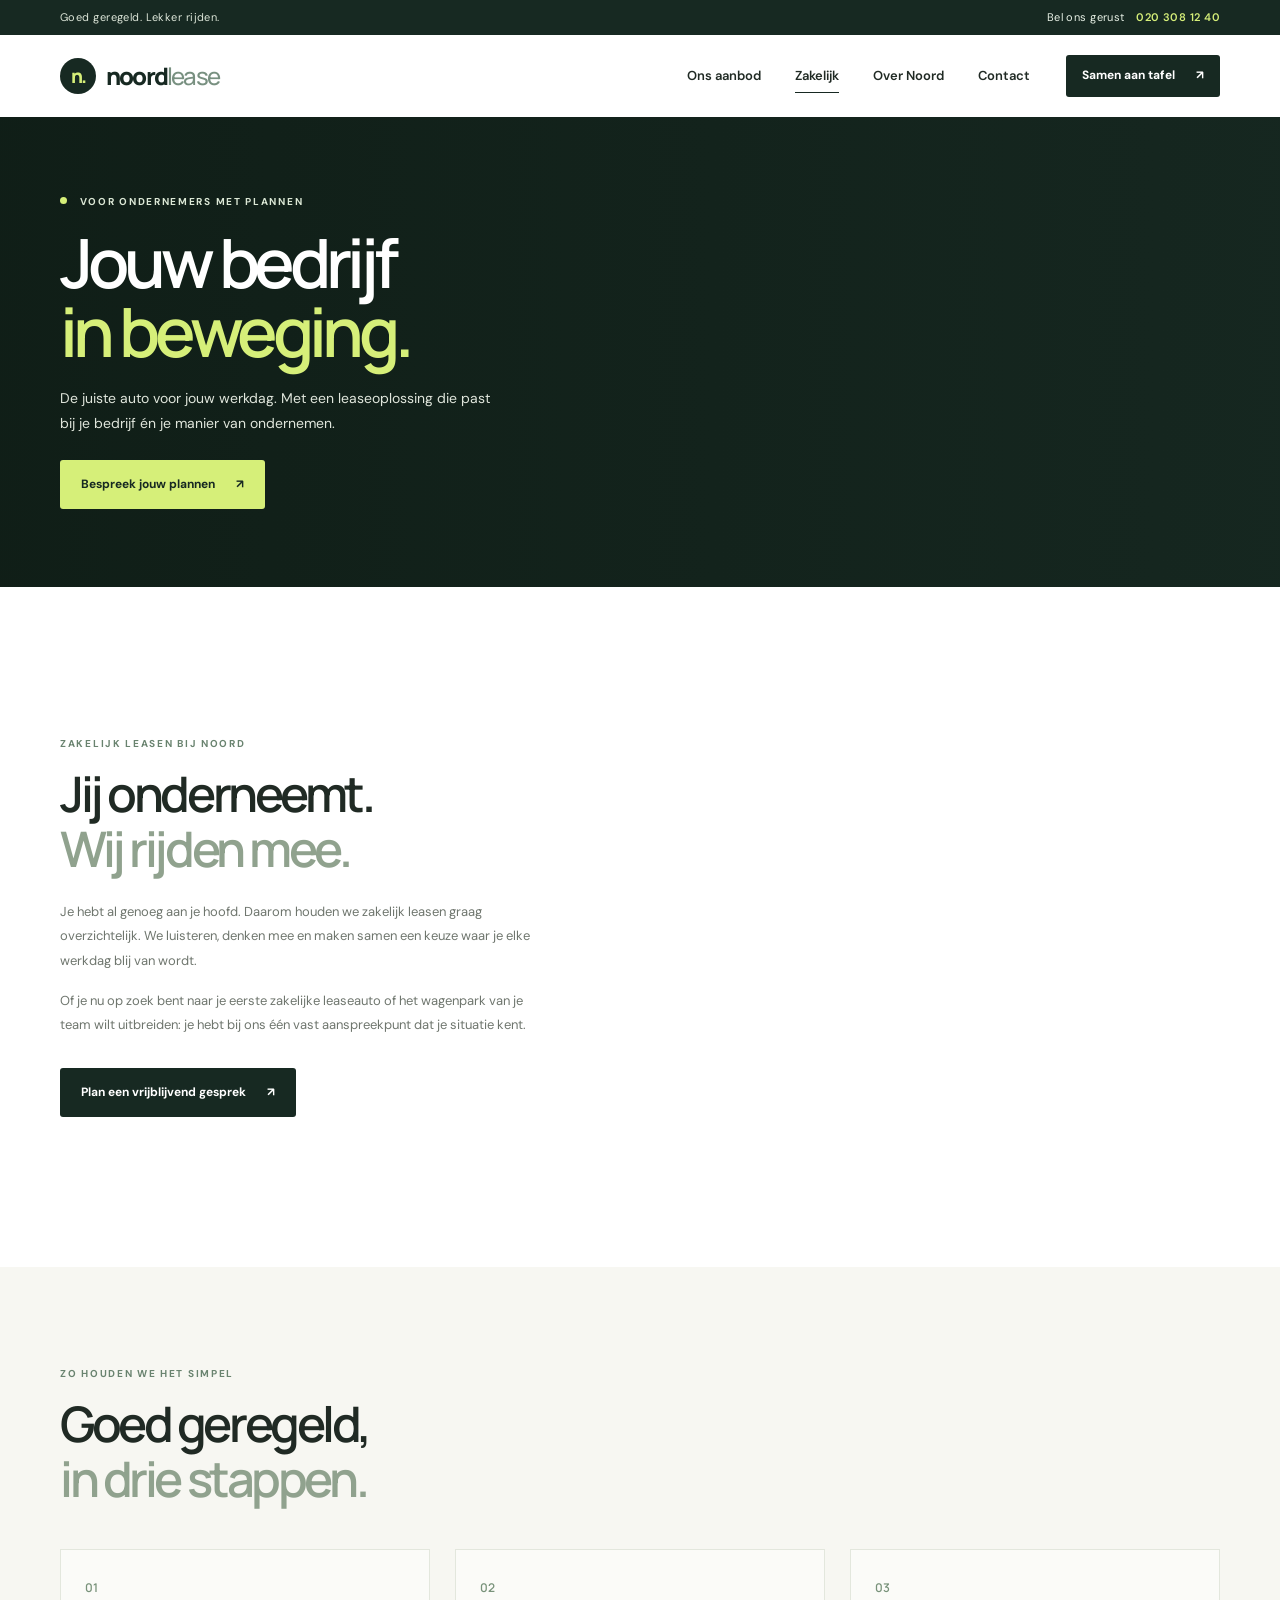
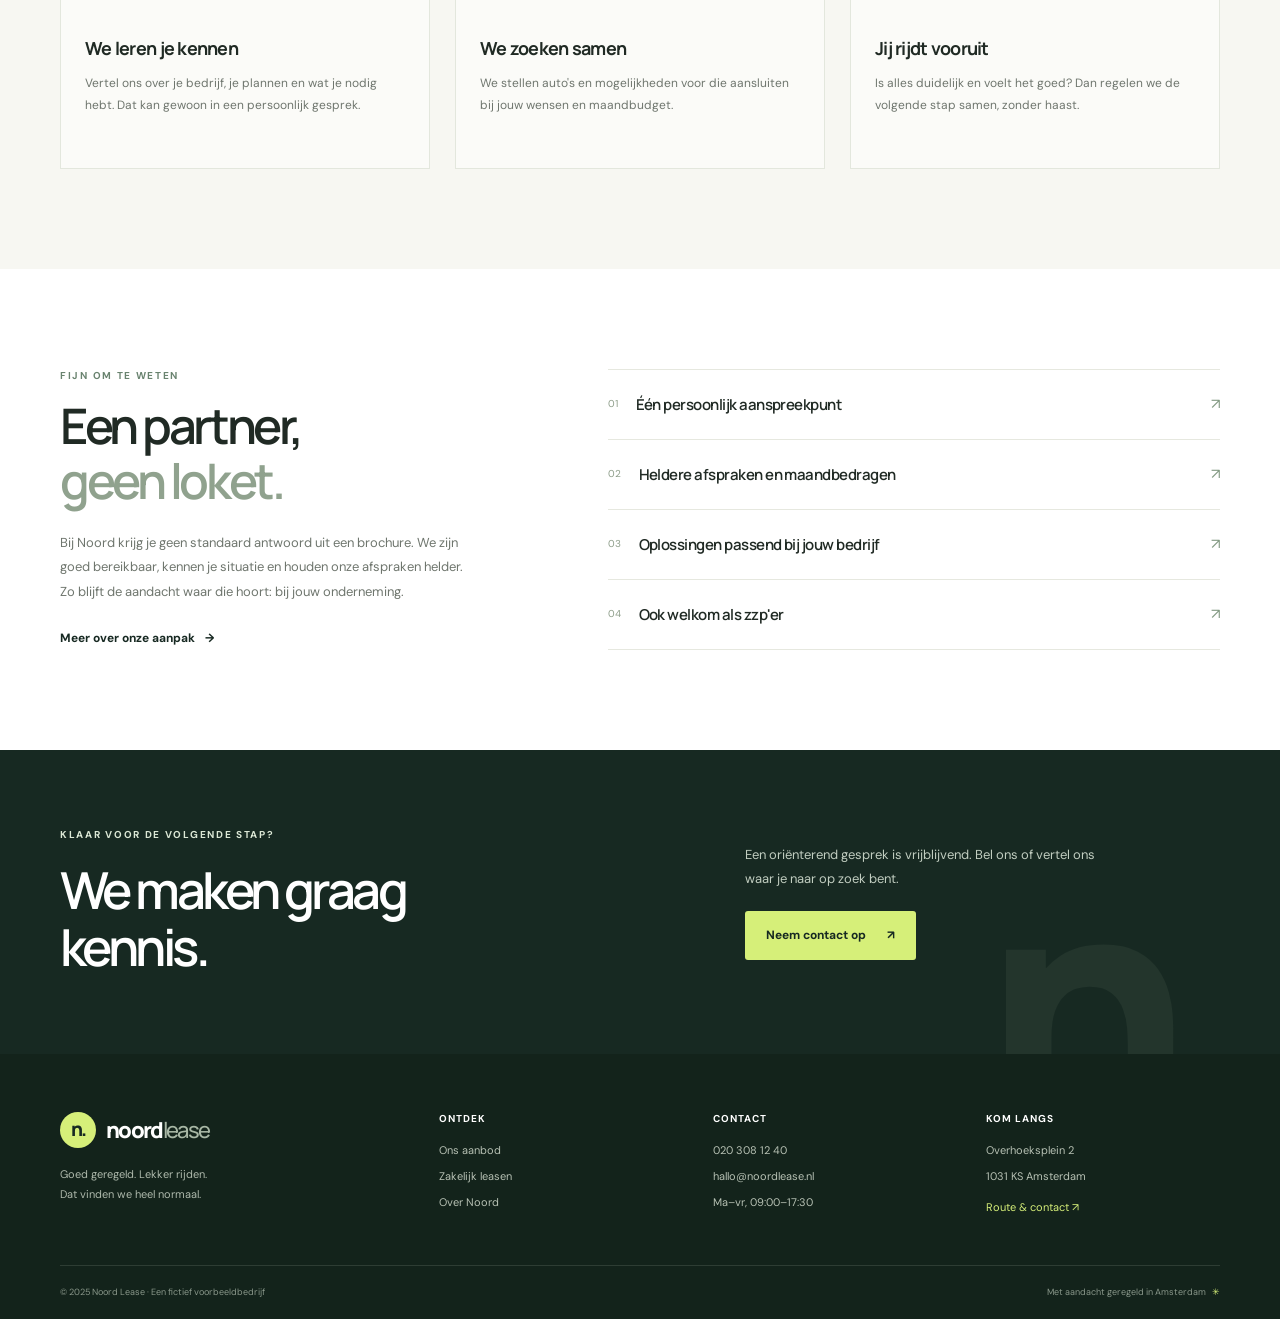
<file: zakelijk.html>
<!doctype html>
<html lang="nl">
<head>
  <meta charset="utf-8"><meta name="viewport" content="width=device-width, initial-scale=1"><meta name="theme-color" content="#172922">
  <meta name="description" content="Zakelijk leasen met Noord: persoonlijke aandacht, een helder leasebedrag en mobiliteit op maat voor jouw bedrijf.">
  <title>Zakelijk leasen — Noord Lease</title>
  <link rel="preconnect" href="https://fonts.googleapis.com"><link rel="preconnect" href="https://fonts.gstatic.com" crossorigin><link href="https://fonts.googleapis.com/css2?family=DM+Sans:wght@400;500;600;700&family=Manrope:wght@400;500;600;700;800&display=swap" rel="stylesheet">
  <link rel="stylesheet" href="styles.css"><script src="script.js" defer></script>
</head>
<body>
  <div class="topline"><div class="container topline-inner"><span>Goed geregeld. Lekker rijden.</span><a href="tel:+31203081240">Bel ons gerust <strong>020 308 12 40</strong></a></div></div>
  <header class="site-header"><div class="container header-inner"><a class="brand" href="index.html" aria-label="Noord Lease — home"><span class="brand-mark">n.</span><span>noord<span class="brand-light">lease</span></span></a><button class="menu-toggle" type="button" aria-expanded="false" aria-controls="primary-nav" aria-label="Menu openen"><span></span><span></span></button><nav class="primary-nav" id="primary-nav" aria-label="Hoofdnavigatie"><a href="aanbod.html">Ons aanbod</a><a href="zakelijk.html" aria-current="page">Zakelijk</a><a href="over-ons.html">Over Noord</a><a href="contact.html">Contact</a><a class="button button-dark nav-cta" href="contact.html">Samen aan tafel <span aria-hidden="true">↗</span></a></nav></div></header>
  <main>
    <section class="page-hero page-hero-business"><div class="container page-hero-content"><p class="eyebrow eyebrow-light"><span class="eyebrow-dot"></span> Voor ondernemers met plannen</p><h1>Jouw bedrijf<br><span>in beweging.</span></h1><p>De juiste auto voor jouw werkdag. Met een leaseoplossing die past bij je bedrijf én je manier van ondernemen.</p><a class="button button-lime" href="contact.html">Bespreek jouw plannen <span aria-hidden="true">↗</span></a></div></section>
    <section class="section"><div class="container split-section"><div class="story-content business-intro"><p class="eyebrow">Zakelijk leasen bij Noord</p><h2>Jij onderneemt.<br><span>Wij rijden mee.</span></h2><p>Je hebt al genoeg aan je hoofd. Daarom houden we zakelijk leasen graag overzichtelijk. We luisteren, denken mee en maken samen een keuze waar je elke werkdag blij van wordt.</p><p>Of je nu op zoek bent naar je eerste zakelijke leaseauto of het wagenpark van je team wilt uitbreiden: je hebt bij ons één vast aanspreekpunt dat je situatie kent.</p><a class="button button-dark" href="contact.html">Plan een vrijblijvend gesprek <span aria-hidden="true">↗</span></a></div><div class="story-image image-business" role="img" aria-label="Zakelijke auto geparkeerd voor een modern kantoor"></div></div></section>
    <section class="section section-pale"><div class="container"><div class="section-heading"><div><p class="eyebrow">Zo houden we het simpel</p><h2>Goed geregeld,<br><span>in drie stappen.</span></h2></div></div><div class="steps-grid"><article class="step-card"><span class="step-number">01</span><h3>We leren je kennen</h3><p>Vertel ons over je bedrijf, je plannen en wat je nodig hebt. Dat kan gewoon in een persoonlijk gesprek.</p></article><article class="step-card"><span class="step-number">02</span><h3>We zoeken samen</h3><p>We stellen auto's en mogelijkheden voor die aansluiten bij jouw wensen en maandbudget.</p></article><article class="step-card"><span class="step-number">03</span><h3>Jij rijdt vooruit</h3><p>Is alles duidelijk en voelt het goed? Dan regelen we de volgende stap samen, zonder haast.</p></article></div></div></section>
    <section class="section"><div class="container business-promise"><div class="promise-copy"><p class="eyebrow">Fijn om te weten</p><h2>Een partner,<br><span>geen loket.</span></h2><p>Bij Noord krijg je geen standaard antwoord uit een brochure. We zijn goed bereikbaar, kennen je situatie en houden onze afspraken helder. Zo blijft de aandacht waar die hoort: bij jouw onderneming.</p><a class="text-link" href="over-ons.html">Meer over onze aanpak <span aria-hidden="true">→</span></a></div><div class="promise-list"><div><span>01</span><p>Één persoonlijk aanspreekpunt</p><span class="promise-check">↗</span></div><div><span>02</span><p>Heldere afspraken en maandbedragen</p><span class="promise-check">↗</span></div><div><span>03</span><p>Oplossingen passend bij jouw bedrijf</p><span class="promise-check">↗</span></div><div><span>04</span><p>Ook welkom als zzp'er</p><span class="promise-check">↗</span></div></div></div></section>
    <section class="cta-band"><div class="container cta-inner"><div><p class="eyebrow eyebrow-light">Klaar voor de volgende stap?</p><h2>We maken graag<br>kennis.</h2></div><div class="cta-right"><p>Een oriënterend gesprek is vrijblijvend. Bel ons of vertel ons waar je naar op zoek bent.</p><a class="button button-lime" href="contact.html">Neem contact op <span aria-hidden="true">↗</span></a></div><span class="cta-decoration">n.</span></div></section>
  </main>
  <footer class="site-footer"><div class="container footer-main"><div class="footer-about"><a class="brand brand-footer" href="index.html"><span class="brand-mark">n.</span><span>noord<span class="brand-light">lease</span></span></a><p>Goed geregeld. Lekker rijden.<br>Dat vinden we heel normaal.</p></div><div class="footer-column"><h2>Ontdek</h2><a href="aanbod.html">Ons aanbod</a><a href="zakelijk.html">Zakelijk leasen</a><a href="over-ons.html">Over Noord</a></div><div class="footer-column"><h2>Contact</h2><a href="tel:+31203081240">020 308 12 40</a><a href="mailto:hallo@noordlease.nl">hallo@noordlease.nl</a><span>Ma–vr, 09:00–17:30</span></div><div class="footer-column footer-address"><h2>Kom langs</h2><span>Overhoeksplein 2</span><span>1031 KS Amsterdam</span><a href="contact.html">Route & contact <span aria-hidden="true">↗</span></a></div></div><div class="container footer-bottom"><span>© 2025 Noord Lease · Een fictief voorbeeldbedrijf</span><span>Met aandacht geregeld in Amsterdam <span class="footer-spark">✳</span></span></div></footer>
</body>
</html>
</file>
<file: styles.css>
:root {
  color-scheme: light;
  --forest: #172922;
  --forest-2: #20372d;
  --ink: #202a24;
  --muted: #6f766e;
  --paper: #f7f7f2;
  --white: #fff;
  --lime: #d6ef79;
  --line: #e6e8df;
  --serif: "Manrope", "DM Sans", sans-serif;
  --sans: "DM Sans", sans-serif;
}

* { box-sizing: border-box; }
html { scroll-behavior: smooth; }
body { margin: 0; color: var(--ink); background: var(--white); font-family: var(--sans); font-size: 15px; line-height: 1.65; -webkit-font-smoothing: antialiased; }
a { color: inherit; text-decoration: none; }
button, input, select, textarea { font: inherit; }
button, a { -webkit-tap-highlight-color: transparent; }
img { display: block; max-width: 100%; }
.container { width: min(1160px, calc(100% - 64px)); margin-inline: auto; }

.topline { background: var(--forest); color: #dce5d8; font-size: 11px; letter-spacing: .04em; }
.topline-inner { min-height: 35px; display: flex; justify-content: space-between; align-items: center; }
.topline a { color: #e9f2e7; }
.topline strong { color: var(--lime); font-weight: 600; margin-left: 8px; }
.site-header { position: relative; z-index: 10; background: var(--white); }
.header-inner { min-height: 82px; display: flex; align-items: center; justify-content: space-between; }
.brand { display: inline-flex; gap: 10px; align-items: center; color: var(--forest); font: 800 24px/1 var(--serif); letter-spacing: -.075em; }
.brand-mark { width: 36px; height: 36px; display: inline-grid; place-items: center; border-radius: 50%; color: var(--lime); background: var(--forest); font-size: 19px; letter-spacing: -.08em; }
.brand-light { font-weight: 500; color: #789080; }
.primary-nav { display: flex; align-items: center; gap: 34px; font-size: 13px; font-weight: 600; }
.primary-nav > a:not(.button) { position: relative; padding-block: 9px; }
.primary-nav > a:not(.button)::after { content: ""; position: absolute; left: 0; right: 100%; bottom: 3px; height: 1px; background: var(--forest); transition: right .2s ease; }
.primary-nav > a:not(.button):hover::after, .primary-nav > a[aria-current="page"]::after { right: 0; }
.menu-toggle { display: none; }
.button { display: inline-flex; align-items: center; justify-content: center; gap: 21px; min-height: 49px; padding: 0 21px; border: 0; border-radius: 3px; font-size: 12px; font-weight: 700; transition: background .2s ease, color .2s ease, transform .2s ease; cursor: pointer; }
.button:hover { transform: translateY(-2px); }
.button-dark { color: white; background: var(--forest); }
.button-dark:hover { background: #2b4235; }
.button-lime { color: var(--forest); background: var(--lime); }
.button-lime:hover { background: #e2f79a; }
.nav-cta { min-height: 42px; margin-left: 2px; padding-inline: 16px; }

.hero { position: relative; min-height: 630px; display: flex; align-items: center; overflow: hidden; color: white; background: var(--forest); }
.hero-image, .page-hero::before { position: absolute; inset: 0; background-size: cover; background-position: center 56%; }
.hero-image { background-image: linear-gradient(90deg, rgba(15, 29, 22, .89) 0%, rgba(15, 29, 22, .72) 42%, rgba(15, 29, 22, .14) 100%), url("https://images.unsplash.com/photo-1503376780353-7e6692767b70?auto=format&fit=crop&w=2000&q=85"); }
.hero-content { position: relative; z-index: 1; padding-block: 70px; }
.eyebrow { margin: 0 0 19px; color: #69836f; font-size: 10px; font-weight: 700; letter-spacing: .17em; line-height: 1.4; text-transform: uppercase; }
.eyebrow-light { color: #dce8d6; }
.eyebrow-dot { display: inline-block; width: 7px; height: 7px; margin-right: 9px; border-radius: 50%; background: var(--lime); vertical-align: 1px; }
h1, h2, h3, p { margin-top: 0; }
h1, h2, h3 { font-family: var(--serif); }
h1 { margin-bottom: 19px; font-size: clamp(52px, 7vw, 82px); font-weight: 600; letter-spacing: -.075em; line-height: 1.02; }
h1 span, h2 span { color: #90a28e; }
.hero h1 span, .page-hero h1 span { color: var(--lime); }
.hero-copy { max-width: 460px; margin-bottom: 28px; color: #e0e6dc; font-size: 15px; line-height: 1.85; }
.hero-actions { display: flex; align-items: center; gap: 29px; }
.text-link { display: inline-flex; align-items: center; gap: 10px; color: var(--forest); font-size: 12px; font-weight: 700; }
.text-link span, .card-link span { transition: transform .2s; }
.text-link:hover span, .card-link:hover span { transform: translateX(4px); }
.text-link-light { color: white; }
.hero-note { display: flex; align-items: center; gap: 12px; margin-top: 54px; color: #d3dbd1; font-size: 11px; }
.note-stars { color: var(--lime); letter-spacing: 3px; font-size: 13px; }
.hero-index { position: absolute; right: max(32px, calc((100% - 1160px) / 2)); bottom: 43px; display: flex; align-items: center; gap: 11px; color: #e8eee7; font-size: 10px; }
.index-line { width: 54px; height: 1px; background: var(--lime); }
.trust-strip { background: var(--paper); }
.trust-inner { min-height: 86px; display: flex; justify-content: space-between; align-items: center; gap: 20px; font-size: 12px; font-weight: 600; }
.trust-inner > p { margin: 0; color: var(--muted); font-size: 10px; letter-spacing: .12em; text-transform: uppercase; }
.trust-icon { margin-right: 9px; color: #6f936c; font-size: 16px; }

.section { padding-block: 100px; }
.section-pale { background: var(--paper); }
.section-heading { display: flex; align-items: end; justify-content: space-between; gap: 35px; margin-bottom: 38px; }
.section-heading .eyebrow, .story-content .eyebrow, .promise-copy .eyebrow { margin-bottom: 16px; }
h2 { margin-bottom: 0; font-size: clamp(34px, 4vw, 49px); font-weight: 600; letter-spacing: -.07em; line-height: 1.12; }
.section-heading > .text-link { margin-bottom: 9px; }
.heading-aside { max-width: 275px; margin: 0 0 7px; color: var(--muted); font-size: 13px; }
.car-grid { display: grid; grid-template-columns: repeat(3, minmax(0, 1fr)); gap: 22px; }
.car-card { min-width: 0; padding-bottom: 19px; border-bottom: 1px solid var(--line); }
.car-photo { position: relative; display: block; height: 218px; overflow: hidden; background-color: #e5e9e3; background-size: cover; background-position: center; transition: background-size .35s ease; }
.car-photo::after { content: ""; position: absolute; inset: 0; background: linear-gradient(0deg, rgba(16, 29, 22, .14), transparent 50%); transition: background .2s; }
.car-photo:hover::after { background: linear-gradient(0deg, rgba(16, 29, 22, .28), transparent 60%); }
.photo-volvo { background-image: url("https://images.unsplash.com/photo-1519641471654-76ce0107ad1b?auto=format&fit=crop&w=900&q=82"); }
.photo-mini { background-image: url("https://images.unsplash.com/photo-1511391408705-4db8591a273d?auto=format&fit=crop&w=900&q=82"); }
.photo-bmw { background-image: url("https://images.unsplash.com/photo-1555215695-3004980ad54e?auto=format&fit=crop&w=900&q=82"); }
.photo-audi { background-image: url("https://images.unsplash.com/photo-1606664515524-ed2f786a0bd6?auto=format&fit=crop&w=900&q=82"); }
.photo-toyota { background-image: url("https://images.unsplash.com/photo-1617814076367-b759c7d7e738?auto=format&fit=crop&w=900&q=82"); }
.photo-tesla { background-image: url("https://images.unsplash.com/photo-1560958089-b8a1929cea89?auto=format&fit=crop&w=900&q=82"); }
.tag { position: absolute; z-index: 1; top: 14px; left: 14px; padding: 5px 10px; border-radius: 2px; color: var(--forest); background: var(--lime); font-size: 9px; font-weight: 700; letter-spacing: .04em; text-transform: uppercase; }
.tag-light { background: white; }
.tag-dark { color: white; background: var(--forest); }
.car-info { display: flex; justify-content: space-between; align-items: end; gap: 10px; padding: 18px 0 10px; }
.car-type { margin-bottom: 5px; color: #828880; font-size: 9px; font-weight: 700; letter-spacing: .13em; }
.car-info h3 { margin: 0; font-size: 20px; font-weight: 600; letter-spacing: -.045em; }
.car-price { display: flex; flex-direction: column; align-items: end; line-height: 1.3; }
.car-price strong { color: var(--forest); font: 700 20px var(--serif); letter-spacing: -.055em; }
.car-price span { color: var(--muted); font-size: 9px; }
.car-meta { display: flex; flex-wrap: wrap; gap: 13px; color: #777e76; font-size: 10px; }
.car-meta span + span::before { content: "·"; margin-right: 13px; color: #afbaad; }
.price-note { margin: 21px 0 0; color: #878b83; font-size: 10px; }
.offer-grid { row-gap: 38px; }
.offer-grid .car-photo { height: 228px; }
.card-link { display: inline-flex; gap: 10px; align-items: center; margin-top: 15px; color: var(--forest); font-size: 11px; font-weight: 700; }
.car-card[hidden] { display: none; }
.filter-row { display: flex; align-items: center; flex-wrap: wrap; gap: 9px; margin: -5px 0 29px; }
.filter-row > span { margin-right: 5px; color: var(--muted); font-size: 11px; font-weight: 600; }
.filter-button { padding: 8px 14px; border: 1px solid #dfe3da; border-radius: 2px; color: #59645b; background: transparent; font-size: 11px; cursor: pointer; }
.filter-button:hover, .filter-button.is-active { border-color: var(--forest); color: white; background: var(--forest); }
.split-section { display: grid; grid-template-columns: 1.06fr .94fr; gap: 9%; align-items: center; }
.story-image { min-height: 480px; background-size: cover; background-position: center; }
.image-road { background-image: url("https://images.unsplash.com/photo-1473448912268-2022ce9509d8?auto=format&fit=crop&w=1200&q=85"); }
.image-business { background-image: url("https://images.unsplash.com/photo-1492144534655-ae79c964c9d7?auto=format&fit=crop&w=1100&q=85"); }
.image-team { background-image: url("https://images.unsplash.com/photo-1519501025264-65ba15a82390?auto=format&fit=crop&w=1100&q=85"); }
.story-content { max-width: 435px; }
.story-content h2 { margin-bottom: 23px; }
.story-content > p:not(.eyebrow) { margin-bottom: 15px; color: var(--muted); font-size: 13px; line-height: 1.9; }
.story-content > .button { margin-top: 13px; }
.signature { display: flex; align-items: center; gap: 12px; margin-top: 32px; color: #727a70; font: italic 12px var(--serif); }
.signature-mark { display: inline-grid; width: 35px; height: 35px; place-items: center; border: 1px solid #cad6c3; border-radius: 50%; color: var(--forest); font: 700 16px var(--serif); }
.signature small { display: block; margin-top: 4px; color: #92978d; font: 10px var(--sans); }
.cta-band { overflow: hidden; color: white; background: var(--forest); }
.cta-inner { position: relative; min-height: 304px; display: flex; justify-content: space-between; align-items: center; gap: 50px; padding-block: 55px; }
.cta-inner h2 { font-size: clamp(36px, 4.2vw, 51px); }
.cta-right { max-width: 355px; margin-right: 120px; }
.cta-right p { margin-bottom: 21px; color: #c1cdc0; font-size: 13px; line-height: 1.8; }
.cta-decoration { position: absolute; right: 0; bottom: -96px; color: rgba(224, 239, 215, .055); font: 800 330px/.9 var(--serif); letter-spacing: -.12em; pointer-events: none; }

.page-hero { position: relative; display: flex; align-items: center; min-height: 470px; overflow: hidden; color: white; background: var(--forest); }
.page-hero::before { content: ""; }
.page-hero-offer::before { background-image: linear-gradient(90deg, rgba(15, 29, 22, .9), rgba(15, 29, 22, .22)), url("https://images.unsplash.com/photo-1492144534655-ae79c964c9d7?auto=format&fit=crop&w=1800&q=85"); background-position: center 55%; }
.page-hero-business::before { background-image: linear-gradient(90deg, rgba(15, 29, 22, .9), rgba(15, 29, 22, .18)), url("https://images.unsplash.com/photo-1486406146926-c627a92ad1ab?auto=format&fit=crop&w=1800&q=85"); }
.page-hero-about::before { background-image: linear-gradient(90deg, rgba(15, 29, 22, .9), rgba(15, 29, 22, .2)), url("https://images.unsplash.com/photo-1519501025264-65ba15a82390?auto=format&fit=crop&w=1800&q=85"); background-position: center 55%; }
.page-hero-content { position: relative; z-index: 1; padding-block: 55px; }
.page-hero h1 { font-size: clamp(48px, 6vw, 68px); }
.page-hero-content > p:not(.eyebrow) { max-width: 440px; margin-bottom: 24px; color: #e0e6dc; font-size: 14px; line-height: 1.8; }
.steps-grid, .values-grid { display: grid; grid-template-columns: repeat(3, 1fr); gap: 25px; margin-top: 42px; }
.step-card, .value-card { min-height: 220px; padding: 25px 24px; border: 1px solid #e3e7dd; background: rgba(255,255,255,.52); }
.step-number { color: #78927a; font: 600 12px var(--serif); }
.step-card h3, .value-card h3 { margin: 34px 0 10px; font-size: 18px; letter-spacing: -.04em; }
.step-card p, .value-card p { margin-bottom: 0; color: var(--muted); font-size: 12px; line-height: 1.8; }
.business-intro { max-width: 490px; }
.business-intro .button { margin-top: 15px; }
.business-promise { display: grid; grid-template-columns: .8fr 1.2fr; gap: 12%; align-items: center; }
.promise-copy h2 { margin-bottom: 22px; }
.promise-copy > p:not(.eyebrow) { margin-bottom: 20px; color: var(--muted); font-size: 13px; line-height: 1.9; }
.promise-list { border-top: 1px solid var(--line); }
.promise-list > div { display: flex; align-items: center; gap: 18px; min-height: 70px; border-bottom: 1px solid var(--line); }
.promise-list > div > span:first-child { color: #8d9d89; font-size: 10px; }
.promise-list p { flex: 1; margin: 0; font: 600 15px var(--serif); letter-spacing: -.035em; }
.promise-check { color: #829982; }
.value-icon { display: inline-grid; width: 34px; height: 34px; place-items: center; border-radius: 50%; color: var(--forest); background: var(--lime); font-size: 16px; }
.value-card h3 { margin-top: 23px; }
.quote-section { background: var(--paper); }
.quote-inner { max-width: 730px; text-align: center; }
.quote-mark { display: block; height: 57px; color: #9bac8d; font: 90px/.9 var(--serif); }
.quote-inner blockquote { margin: 12px 0 20px; font: 600 clamp(26px, 4vw, 42px)/1.28 var(--serif); letter-spacing: -.06em; }
.quote-attribution { color: var(--muted); font-size: 11px; letter-spacing: .08em; text-transform: uppercase; }

.contact-hero { padding: 76px 0 54px; background: var(--paper); }
.contact-hero h1 { font-size: clamp(50px, 6.5vw, 72px); }
.contact-hero h1 span { color: #829780; }
.contact-hero > .container > p:last-child { max-width: 500px; margin-bottom: 0; color: var(--muted); font-size: 14px; }
.contact-section { padding-top: 66px; }
.contact-layout { display: grid; grid-template-columns: .8fr 1.2fr; gap: 10%; align-items: start; }
.contact-details h2 { margin-bottom: 18px; }
.contact-details > p:not(.eyebrow) { max-width: 350px; margin-bottom: 28px; color: var(--muted); font-size: 13px; line-height: 1.85; }
.contact-method { display: flex; align-items: flex-start; gap: 13px; padding: 16px 0; border-top: 1px solid var(--line); }
.method-icon { display: grid; width: 32px; height: 32px; flex: 0 0 auto; place-items: center; border-radius: 50%; color: var(--forest); background: #eff3e8; }
.contact-method > div { display: flex; flex-direction: column; }
.contact-method > div > span, .address-card > span:first-child { color: #81877d; font-size: 10px; }
.contact-method a { margin: 1px 0; color: var(--forest); font: 600 16px var(--serif); }
.contact-method small { color: #858a82; font-size: 10px; }
.address-card { display: flex; flex-direction: column; gap: 3px; margin-top: 21px; padding: 19px; background: var(--paper); font-size: 12px; }
.address-card strong { margin-top: 6px; font: 600 15px var(--serif); }
.address-card a { align-self: flex-start; margin-top: 11px; color: var(--forest); font-size: 11px; font-weight: 700; }
.address-card a span { margin-left: 6px; }
.form-card { padding: 35px 37px; border: 1px solid var(--line); background: white; box-shadow: 0 18px 50px rgba(27, 47, 34, .05); }
.form-card h2 { margin-bottom: 24px; font-size: 32px; }
.form-card form { display: flex; flex-direction: column; gap: 15px; }
.form-row { display: grid; grid-template-columns: 1fr 1fr; gap: 14px; }
.form-card label { display: flex; flex-direction: column; gap: 6px; color: #3c463e; font-size: 11px; font-weight: 600; }
.form-card label > span { color: #809176; }
.form-card input, .form-card select, .form-card textarea { width: 100%; min-height: 43px; padding: 10px 12px; border: 1px solid #e0e4dc; border-radius: 2px; outline: none; color: var(--ink); background: #fff; font-size: 12px; font-weight: 400; }
.form-card textarea { min-height: 113px; resize: vertical; }
.form-card input:focus, .form-card select:focus, .form-card textarea:focus { border-color: #738a70; box-shadow: 0 0 0 3px rgba(115, 138, 112, .12); }
.form-card input::placeholder, .form-card textarea::placeholder { color: #a4aaa2; }
.form-submit { align-self: flex-start; margin-top: 1px; }
.form-note { margin: -2px 0 0; color: #898e86; font-size: 9px; line-height: 1.6; }
.form-feedback { display: none; padding: 11px 13px; border-left: 3px solid #78936d; color: #344b37; background: #f1f5eb; font-size: 11px; }
.form-feedback.is-visible { display: block; }

.site-footer { color: #e3e9e0; background: #13231b; }
.footer-main { display: grid; grid-template-columns: 1.45fr 1fr 1fr 1fr; gap: 40px; padding-block: 58px 49px; }
.brand-footer { color: white; font-size: 22px; }
.brand-footer .brand-mark { color: var(--forest); background: var(--lime); }
.brand-footer .brand-light { color: #a8b7a5; }
.footer-about p { margin: 17px 0 0; color: #aeb9ac; font-size: 11px; line-height: 1.8; }
.footer-column { display: flex; flex-direction: column; align-items: flex-start; gap: 8px; color: #b7c1b4; font-size: 11px; }
.footer-column h2 { margin-bottom: 8px; color: white; font: 700 10px var(--sans); letter-spacing: .1em; text-transform: uppercase; }
.footer-column a:hover { color: var(--lime); }
.footer-address > a { margin-top: 5px; color: var(--lime); }
.footer-bottom { min-height: 54px; display: flex; justify-content: space-between; align-items: center; gap: 20px; border-top: 1px solid rgba(234, 241, 229, .12); color: #89978a; font-size: 9px; }
.footer-spark { margin-left: 4px; color: var(--lime); }

@media (max-width: 850px) {
  .container { width: min(100% - 44px, 680px); }
  .header-inner { min-height: 72px; }
  .menu-toggle { width: 40px; height: 40px; display: flex; flex-direction: column; justify-content: center; gap: 6px; padding: 8px; border: 0; background: none; cursor: pointer; }
  .menu-toggle span { display: block; width: 23px; height: 1.5px; background: var(--forest); transition: transform .2s; }
  .menu-toggle[aria-expanded="true"] span:first-child { transform: translateY(3.75px) rotate(45deg); }
  .menu-toggle[aria-expanded="true"] span:last-child { transform: translateY(-3.75px) rotate(-45deg); }
  .primary-nav { position: absolute; top: 100%; right: 0; left: 0; display: none; align-items: stretch; gap: 0; padding: 10px 22px 22px; border-top: 1px solid var(--line); background: white; box-shadow: 0 16px 20px rgba(20, 40, 27, .08); }
  .primary-nav.is-open { display: flex; flex-direction: column; }
  .primary-nav > a:not(.button) { padding: 13px 0; border-bottom: 1px solid var(--line); }
  .primary-nav > a:not(.button)::after { display: none; }
  .nav-cta { align-self: flex-start; margin-top: 15px; }
  .hero { min-height: 580px; }
  .hero-image { background-position: 61% center; }
  .trust-inner { flex-wrap: wrap; justify-content: flex-start; gap: 10px 28px; padding-block: 18px; }
  .trust-inner > p { width: 100%; }
  .section { padding-block: 76px; }
  .car-grid { grid-template-columns: repeat(2, minmax(0, 1fr)); gap: 26px 18px; }
  .car-photo, .offer-grid .car-photo { height: 190px; }
  .split-section { gap: 6%; grid-template-columns: 1fr 1fr; }
  .story-image { min-height: 400px; }
  .cta-right { margin-right: 70px; }
  .contact-layout { gap: 6%; }
  .footer-main { grid-template-columns: 1.2fr 1fr 1fr; }
  .footer-address { grid-column: 2 / 4; }
}

@media (max-width: 600px) {
  .container { width: calc(100% - 40px); }
  .topline-inner { min-height: 33px; font-size: 9px; }
  .topline strong { margin-left: 4px; }
  .brand { font-size: 22px; }
  .brand-mark { width: 33px; height: 33px; }
  .hero { min-height: 610px; align-items: end; }
  .hero-image { background-position: 61% center; background-image: linear-gradient(0deg, rgba(15, 29, 22, .94) 0%, rgba(15, 29, 22, .72) 53%, rgba(15, 29, 22, .1) 100%), url("https://images.unsplash.com/photo-1503376780353-7e6692767b70?auto=format&fit=crop&w=1200&q=80"); }
  .hero-content { padding-block: 70px 65px; }
  .hero h1 { font-size: 57px; }
  .hero-copy { max-width: 370px; font-size: 13px; }
  .hero-actions { align-items: flex-start; flex-direction: column; gap: 17px; }
  .hero-note { margin-top: 35px; font-size: 10px; }
  .hero-index { right: 20px; bottom: 22px; }
  .trust-inner { min-height: 0; gap: 13px 20px; padding-block: 19px; font-size: 10px; }
  .trust-inner > div { width: calc(50% - 12px); }
  .trust-icon { margin-right: 5px; }
  .section { padding-block: 63px; }
  .section-heading { align-items: flex-start; flex-direction: column; gap: 18px; margin-bottom: 28px; }
  .section-heading > .text-link { margin: 0; }
  .car-grid { grid-template-columns: 1fr; gap: 23px; }
  .car-photo, .offer-grid .car-photo { height: 225px; }
  .car-grid:not(.offer-grid) .car-card:nth-child(n+3) { display: none; }
  .car-info { padding-top: 14px; }
  .price-note { font-size: 9px; line-height: 1.6; }
  .split-section { grid-template-columns: 1fr; gap: 30px; }
  .story-image { min-height: 320px; }
  .story-content { max-width: none; }
  .story-content h2 { font-size: 39px; }
  .cta-inner { min-height: 0; align-items: flex-start; flex-direction: column; gap: 20px; padding-block: 55px; }
  .cta-right { max-width: 340px; margin: 0; }
  .cta-inner h2 { font-size: 42px; }
  .cta-decoration { right: -14px; bottom: -54px; font-size: 230px; }
  .page-hero { min-height: 430px; }
  .page-hero-content { padding-block: 55px; }
  .page-hero h1 { font-size: 53px; }
  .page-hero-content > p:not(.eyebrow) { max-width: 355px; font-size: 13px; }
  .offer-grid { grid-template-columns: 1fr; }
  .filter-row { gap: 7px; }
  .filter-button { padding: 7px 10px; font-size: 10px; }
  .steps-grid, .values-grid { grid-template-columns: 1fr; gap: 13px; margin-top: 28px; }
  .step-card, .value-card { min-height: 0; padding: 20px; }
  .step-card h3 { margin-top: 18px; }
  .value-card h3 { margin-top: 14px; }
  .business-promise { grid-template-columns: 1fr; gap: 30px; }
  .promise-list p { font-size: 13px; }
  .quote-inner blockquote { font-size: 29px; }
  .contact-hero { padding: 55px 0 38px; }
  .contact-hero h1 { font-size: 53px; }
  .contact-section { padding-top: 47px; }
  .contact-layout { grid-template-columns: 1fr; gap: 38px; }
  .form-card { padding: 24px 19px; }
  .form-card h2 { font-size: 28px; }
  .form-row { grid-template-columns: 1fr; gap: 15px; }
  .footer-main { grid-template-columns: 1fr 1fr; gap: 30px 18px; padding-block: 42px 32px; }
  .footer-about { grid-column: 1 / 3; }
  .footer-address { grid-column: auto; }
  .footer-bottom { align-items: flex-start; flex-direction: column; justify-content: center; gap: 4px; padding-block: 13px; font-size: 8px; }
}

@media (prefers-reduced-motion: reduce) {
  *, *::before, *::after { scroll-behavior: auto !important; transition-duration: .01ms !important; animation-duration: .01ms !important; animation-iteration-count: 1 !important; }
}
</file>
